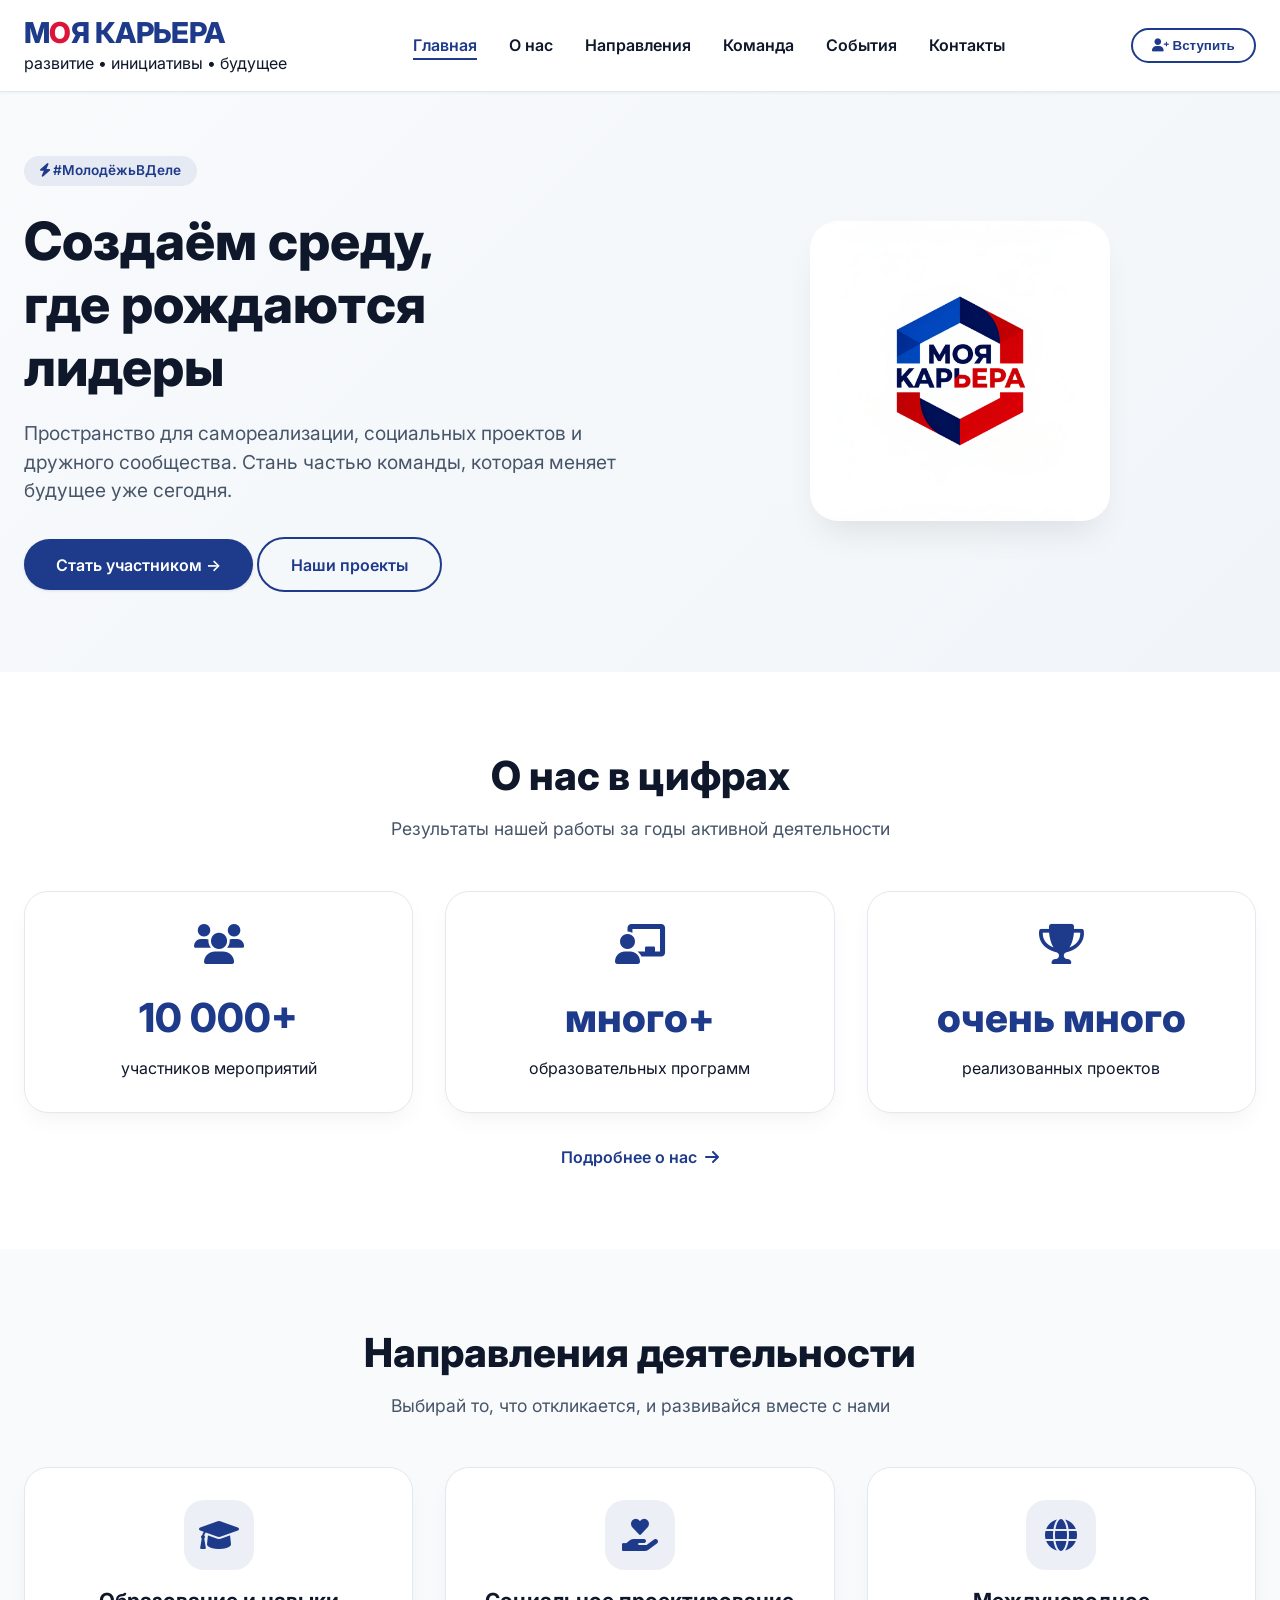
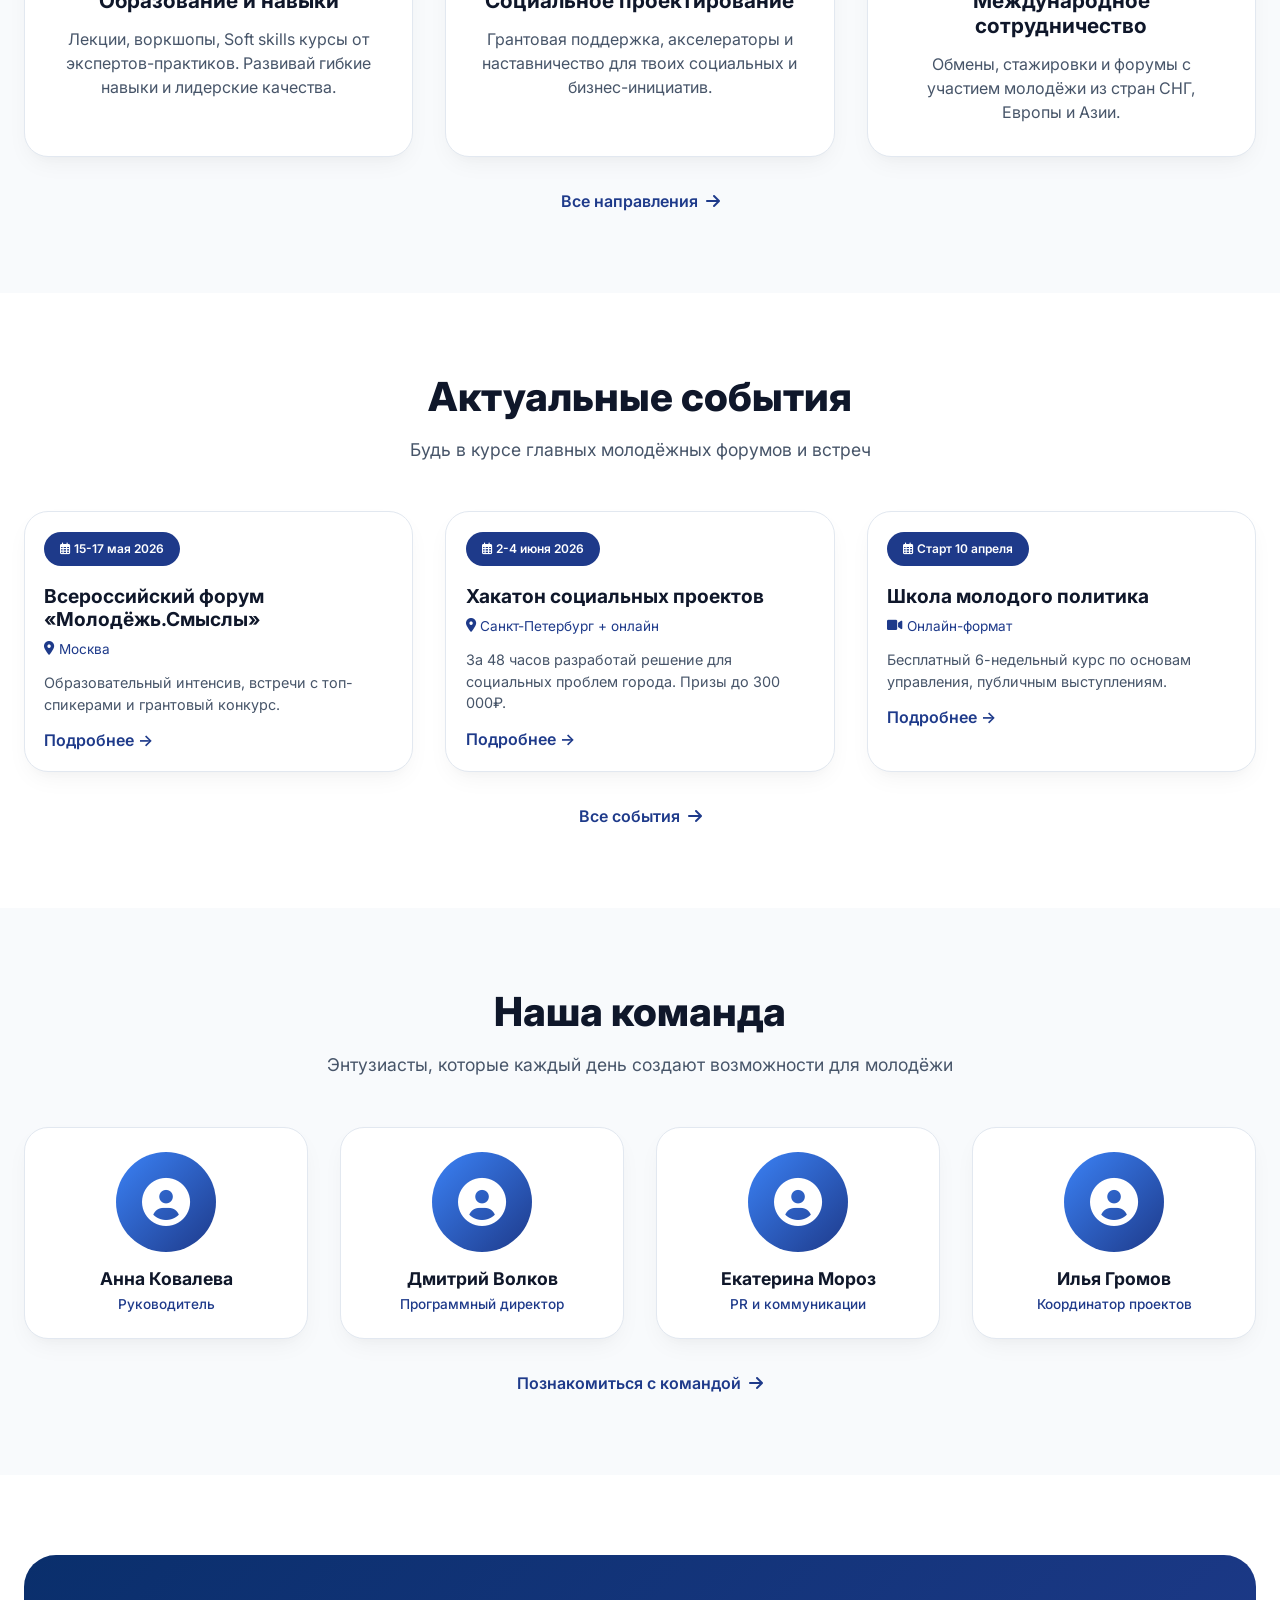
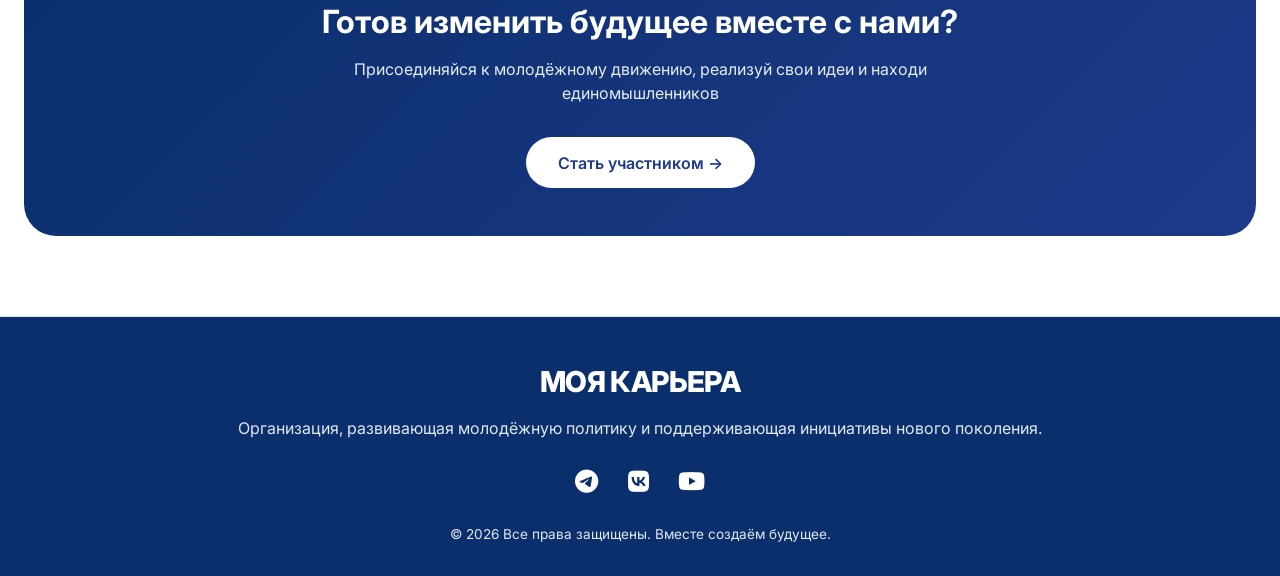
<file: index.html>
<!DOCTYPE html>
<html lang="ru">
<head>
    <meta charset="UTF-8">
    <meta name="viewport" content="width=device-width, initial-scale=1.0">
    <title>Молодёжная политика | Главная</title>
    <link href="https://fonts.googleapis.com/css2?family=Inter:opsz,wght@14..32,300;14..32,400;14..32,600;14..32,700;14..32,800&display=swap" rel="stylesheet">
    <link rel="stylesheet" href="https://cdnjs.cloudflare.com/ajax/libs/font-awesome/6.0.0-beta3/css/all.min.css">
    <link rel="stylesheet" href="styles.css">
<style>
        /* Стили только для главной страницы */
        .hero {
            background: linear-gradient(135deg, #F8FAFC 0%, #F1F5F9 100%);
            padding: 4rem 0 5rem;
        }
        
        .hero-grid {
            display: flex;
            align-items: center;
            gap: 3rem;
            flex-wrap: wrap;
        }
        
        .hero-content {
            flex: 1;
        }
        
        .hero-badge {
            background: var(--primary-soft);
            display: inline-block;
            padding: 0.3rem 1rem;
            border-radius: 40px;
            font-size: 0.85rem;
            font-weight: 600;
            color: var(--primary);
            margin-bottom: 1.5rem;
        }
        
        .hero-content h1 {
            font-size: 3.3rem;
            font-weight: 800;
            margin-bottom: 1.2rem;
            color: var(--dark-text);
        }
        
        .hero-content p {
            font-size: 1.2rem;
            color: var(--gray-text);
            margin-bottom: 2rem;
        }
        
        .hero-image {
            flex: 1;
            text-align: center;
        }
        
        .hero-image svg {
            max-width: 100%;
            width: 380px;
        }
        
        .stats-grid {
            display: grid;
            grid-template-columns: repeat(auto-fit, minmax(240px, 1fr));
            gap: 2rem;
            margin: 2rem 0;
        }
        
        .stat-card {
            background: white;
            border-radius: 24px;
            padding: 2rem;
            text-align: center;
            box-shadow: var(--card-shadow);
            transition: var(--transition);
            border: 1px solid var(--gray-light);
        }
        
        .stat-card:hover {
            transform: translateY(-5px);
            box-shadow: var(--hover-shadow);
            border-color: var(--primary-soft);
        }
        
        .stat-card i {
            font-size: 2.5rem;
            color: var(--primary);
            margin-bottom: 1rem;
        }
        
        .stat-number {
            font-size: 2.5rem;
            font-weight: 800;
            color: var(--primary);
            margin: 0.5rem 0;
        }
        
        .directions-preview-grid {
            display: grid;
            grid-template-columns: repeat(auto-fit, minmax(320px, 1fr));
            gap: 2rem;
            margin-bottom: 2rem;
        }
        
        .direction-preview-card {
            background: white;
            border-radius: 24px;
            padding: 2rem;
            text-align: center;
            box-shadow: var(--card-shadow);
            transition: var(--transition);
            border: 1px solid var(--gray-light);
        }
        
        .direction-preview-card:hover {
            transform: translateY(-5px);
            box-shadow: var(--hover-shadow);
            border-color: var(--primary-soft);
        }
        
        .direction-icon {
            width: 70px;
            height: 70px;
            background: var(--primary-soft);
            border-radius: 20px;
            display: flex;
            align-items: center;
            justify-content: center;
            margin: 0 auto 1.2rem;
        }
        
        .direction-icon i {
            font-size: 2rem;
            color: var(--primary);
        }
        
        .direction-preview-card h3 {
            font-size: 1.3rem;
            margin-bottom: 0.8rem;
            color: var(--dark-text);
        }
        
        .direction-preview-card p {
            color: var(--gray-text);
            line-height: 1.5;
        }
        
        .events-preview-grid {
            display: grid;
            grid-template-columns: repeat(auto-fit, minmax(320px, 1fr));
            gap: 2rem;
            margin-bottom: 2rem;
        }
        
        .event-preview-card {
            background: white;
            border-radius: 24px;
            overflow: hidden;
            box-shadow: var(--card-shadow);
            transition: var(--transition);
            border: 1px solid var(--gray-light);
        }
        
        .event-preview-card:hover {
            transform: translateY(-5px);
            box-shadow: var(--hover-shadow);
        }
        
        .event-preview-date {
            background: var(--primary);
            color: white;
            padding: 0.5rem 1rem;
            display: inline-block;
            border-radius: 20px;
            font-size: 0.75rem;
            font-weight: 600;
            margin: 1.2rem 0 0 1.2rem;
        }
        
        .event-preview-content {
            padding: 1.2rem;
        }
        
        .event-preview-content h3 {
            font-size: 1.2rem;
            margin-bottom: 0.5rem;
            color: var(--dark-text);
        }
        
        .event-preview-location {
            color: var(--primary);
            font-size: 0.85rem;
            margin: 0.5rem 0;
            display: flex;
            align-items: center;
            gap: 0.3rem;
        }
        
        .event-preview-desc {
            color: var(--gray-text);
            font-size: 0.9rem;
            line-height: 1.5;
            margin: 0.8rem 0;
        }
        
        .team-preview-grid {
            display: grid;
            grid-template-columns: repeat(auto-fit, minmax(200px, 1fr));
            gap: 2rem;
            margin-bottom: 2rem;
        }
        
        .team-preview-card {
            background: white;
            border-radius: 24px;
            padding: 1.5rem;
            text-align: center;
            box-shadow: var(--card-shadow);
            transition: var(--transition);
            border: 1px solid var(--gray-light);
        }
        
        .team-preview-card:hover {
            transform: translateY(-5px);
            box-shadow: var(--hover-shadow);
        }
        
        .team-preview-avatar {
            width: 100px;
            height: 100px;
            background: linear-gradient(135deg, var(--primary-light), var(--primary));
            border-radius: 50%;
            display: flex;
            align-items: center;
            justify-content: center;
            margin: 0 auto 1rem;
        }
        
        .team-preview-avatar i {
            font-size: 3rem;
            color: white;
        }
        
        .team-preview-card h4 {
            font-size: 1.1rem;
            margin-bottom: 0.3rem;
            color: var(--dark-text);
        }
        
        .team-preview-card p {
            color: var(--primary);
            font-size: 0.85rem;
            font-weight: 500;
        }
        
        .cta-card {
            background: linear-gradient(135deg, var(--primary-dark), var(--primary));
            border-radius: 32px;
            padding: 3rem;
            text-align: center;
            color: white;
        }
        
        .cta-card h2 {
            font-size: 2rem;
            margin-bottom: 1rem;
            color: white;
        }
        
        .cta-card p {
            margin-bottom: 2rem;
            opacity: 0.9;
            max-width: 600px;
            margin-left: auto;
            margin-right: auto;
            color: white;
        }
        
        .cta-card .btn-primary {
            background: white;
            color: var(--primary);
            box-shadow: none;
        }
        
        .cta-card .btn-primary:hover {
            background: var(--primary-light);
            color: white;
        }
        
        @media (max-width: 800px) {
            .hero-content h1 {
                font-size: 2.3rem;
            }
            .hero-grid {
                flex-direction: column;
                text-align: center;
            }
            .hero-content p {
                max-width: 100%;
            }
            .btn-group {
                justify-content: center;
            }
            .cta-card {
                padding: 2rem;
            }
            .cta-card h2 {
                font-size: 1.5rem;
            }
        }
    </style>
</head>
<body>

<header>
    <div class="container">
        <div class="navbar">
            <div class="logo">
                <h1>М<span class="red-letter">О</span>Я КАРЬЕРА</h1>
                <span>развитие • инициативы • будущее</span>
            </div>
            <ul class="nav-links">
                <li><a href="index.html">Главная</a></li>
                <li><a href="about.html">О нас</a></li>
                <li><a href="directions.html">Направления</a></li>
                <li><a href="team.html">Команда</a></li>
                <li><a href="events.html">События</a></li>
                <li><a href="contacts.html">Контакты</a></li>
            </ul>
            <button class="btn-outline" onclick="alert('Присоединяйся к движению! ✨')">
                <i class="fas fa-user-plus"></i> Вступить
            </button>
        </div>
    </div>
</header>

<main>
    <!-- Hero секция -->
    <section class="hero">
        <div class="container hero-grid">
            <div class="hero-content">
                <div class="hero-badge"><i class="fas fa-bolt"></i> #МолодёжьВДеле</div>
                <h1>Создаём среду,<br>где рождаются лидеры</h1>
                <p>Пространство для самореализации, социальных проектов и дружного сообщества. Стань частью команды, которая меняет будущее уже сегодня.</p>
                <div class="btn-group">
                    <a href="contacts.html" class="btn-primary">Стать участником →</a>
                    <a href="events.html" class="btn-secondary">Наши проекты</a>
                </div>
            </div>
          <!-- Фото в папке images -->
<div class="hero-image">
    <img src="images/logo.jpg" 
         alt="Молодёжное сообщество" 
         style="max-width: 100%; width: 300px; height: auto; 
                border-radius: 28px; 
                box-shadow: 0 20px 35px -12px rgba(0, 0, 0, 0.1);">
</div>
        </div>
    </section>

    <!-- Статистика в карточках -->
    <section>
        <div class="container">
            <h2 class="section-title">О нас в цифрах</h2>
            <p class="section-subtitle">Результаты нашей работы за годы активной деятельности</p>
            <div class="stats-grid">
                <div class="stat-card">
                    <i class="fas fa-users"></i>
                    <div class="stat-number">10 000+</div>
                    <p>участников мероприятий</p>
                </div>
                <div class="stat-card">
                    <i class="fas fa-chalkboard-user"></i>
                    <div class="stat-number">много+</div>
                    <p>образовательных программ</p>
                </div>
              
                <div class="stat-card">
                    <i class="fas fa-trophy"></i>
                    <div class="stat-number">очень много</div>
                    <p>реализованных проектов</p>
                </div>
            </div>
            <div style="text-align: center;">
                <a href="about.html" class="btn-link">Подробнее о нас <i class="fas fa-arrow-right"></i></a>
            </div>
        </div>
    </section>

    <!-- Направления в карточках -->
    <section class="section-gray">
        <div class="container">
            <h2 class="section-title">Направления деятельности</h2>
            <p class="section-subtitle">Выбирай то, что откликается, и развивайся вместе с нами</p>
            <div class="directions-preview-grid">
                <div class="direction-preview-card">
                    <div class="direction-icon"><i class="fas fa-graduation-cap"></i></div>
                    <h3>Образование и навыки</h3>
                    <p>Лекции, воркшопы, Soft skills курсы от экспертов-практиков. Развивай гибкие навыки и лидерские качества.</p>
                </div>
                <div class="direction-preview-card">
                    <div class="direction-icon"><i class="fas fa-hand-holding-heart"></i></div>
                    <h3>Социальное проектирование</h3>
                    <p>Грантовая поддержка, акселераторы и наставничество для твоих социальных и бизнес-инициатив.</p>
                </div>
                <div class="direction-preview-card">
                    <div class="direction-icon"><i class="fas fa-globe"></i></div>
                    <h3>Международное сотрудничество</h3>
                    <p>Обмены, стажировки и форумы с участием молодёжи из стран СНГ, Европы и Азии.</p>
                </div>
            </div>
            <div style="text-align: center;">
                <a href="directions.html" class="btn-link">Все направления <i class="fas fa-arrow-right"></i></a>
            </div>
        </div>
    </section>

    <!-- События в карточках -->
    <section>
        <div class="container">
            <h2 class="section-title">Актуальные события</h2>
            <p class="section-subtitle">Будь в курсе главных молодёжных форумов и встреч</p>
            <div class="events-preview-grid">
                <div class="event-preview-card">
                    <div class="event-preview-date"><i class="far fa-calendar-alt"></i> 15-17 мая 2026</div>
                    <div class="event-preview-content">
                        <h3>Всероссийский форум «Молодёжь.Смыслы»</h3>
                        <div class="event-preview-location"><i class="fas fa-map-marker-alt"></i> Москва</div>
                        <div class="event-preview-desc">Образовательный интенсив, встречи с топ-спикерами и грантовый конкурс.</div>
                        <a href="events.html" class="btn-link">Подробнее →</a>
                    </div>
                </div>
                <div class="event-preview-card">
                    <div class="event-preview-date"><i class="far fa-calendar-alt"></i> 2-4 июня 2026</div>
                    <div class="event-preview-content">
                        <h3>Хакатон социальных проектов</h3>
                        <div class="event-preview-location"><i class="fas fa-map-marker-alt"></i> Санкт-Петербург + онлайн</div>
                        <div class="event-preview-desc">За 48 часов разработай решение для социальных проблем города. Призы до 300 000₽.</div>
                        <a href="events.html" class="btn-link">Подробнее →</a>
                    </div>
                </div>
                <div class="event-preview-card">
                    <div class="event-preview-date"><i class="far fa-calendar-alt"></i> Старт 10 апреля</div>
                    <div class="event-preview-content">
                        <h3>Школа молодого политика</h3>
                        <div class="event-preview-location"><i class="fas fa-video"></i> Онлайн-формат</div>
                        <div class="event-preview-desc">Бесплатный 6-недельный курс по основам управления, публичным выступлениям.</div>
                        <a href="events.html" class="btn-link">Подробнее →</a>
                    </div>
                </div>
            </div>
            <div style="text-align: center;">
                <a href="events.html" class="btn-link">Все события <i class="fas fa-arrow-right"></i></a>
            </div>
        </div>
    </section>

    <!-- Команда в карточках -->
    <section class="section-gray">
        <div class="container">
            <h2 class="section-title">Наша команда</h2>
            <p class="section-subtitle">Энтузиасты, которые каждый день создают возможности для молодёжи</p>
            <div class="team-preview-grid">
                <div class="team-preview-card">
                    <div class="team-preview-avatar"><i class="fas fa-user-circle"></i></div>
                    <h4>Анна Ковалева</h4>
                    <p>Руководитель</p>
                </div>
                <div class="team-preview-card">
                    <div class="team-preview-avatar"><i class="fas fa-user-circle"></i></div>
                    <h4>Дмитрий Волков</h4>
                    <p>Программный директор</p>
                </div>
                <div class="team-preview-card">
                    <div class="team-preview-avatar"><i class="fas fa-user-circle"></i></div>
                    <h4>Екатерина Мороз</h4>
                    <p>PR и коммуникации</p>
                </div>
                <div class="team-preview-card">
                    <div class="team-preview-avatar"><i class="fas fa-user-circle"></i></div>
                    <h4>Илья Громов</h4>
                    <p>Координатор проектов</p>
                </div>
            </div>
            <div style="text-align: center;">
                <a href="team.html" class="btn-link">Познакомиться с командой <i class="fas fa-arrow-right"></i></a>
            </div>
        </div>
    </section>

    <!-- Призыв к действию в карточке -->
    <section>
        <div class="container">
            <div class="cta-card">
                <h2>Готов изменить будущее вместе с нами?</h2>
                <p>Присоединяйся к молодёжному движению, реализуй свои идеи и находи единомышленников</p>
                <a href="contacts.html" class="btn-primary">Стать участником →</a>
            </div>
        </div>
    </section>
</main>

<footer class="footer">
    <div class="container">
        <div class="logo">
            <h1>МОЯ КАРЬЕРА</h1>
        </div>
        <p>Организация, развивающая молодёжную политику и поддерживающая инициативы нового поколения.</p>
        <div class="social-links" style="margin: 1.5rem 0;">
           <a href="https://t.me/minmolkchr_09"><i class="fab fa-telegram"></i></a>
            <a href="#"><i class="fab fa-vk"></i></a>
            <a href="#"><i class="fab fa-youtube"></i></a>
        </div>
        <p style="font-size: 0.85rem;">© 2026 Все права защищены. Вместе создаём будущее.</p>
    </div>
</footer>
<script>
    // Автоматическое выделение активного пункта меню
    const currentPage = window.location.pathname.split("/").pop();
    const links = document.querySelectorAll('.nav-links a');
    
    links.forEach(link => {
        const linkPage = link.getAttribute('href');
        if (linkPage === currentPage || 
            (currentPage === "" && linkPage === "index.html")) {
            link.classList.add('active');
        }
    });
</script>
<script>
    // 1. Гамбургер-меню
    const menuToggle = document.getElementById('menuToggle');
    const navLinks = document.querySelector('.nav-links');
    
    if (menuToggle) {
        menuToggle.addEventListener('click', () => {
            navLinks.classList.toggle('show');
        });
        
        // Закрыть меню при клике на ссылку
        const links = document.querySelectorAll('.nav-links a');
        links.forEach(link => {
            link.addEventListener('click', () => {
                navLinks.classList.remove('show');
            });
        });
    }
    
    // 2. Скрытие меню при прокрутке на мобильных
    let lastScrollTop = 0;
    const header = document.querySelector('header');
    const scrollThreshold = 50;
    
    window.addEventListener('scroll', function() {
        if (window.innerWidth <= 768) {
            let currentScroll = window.pageYOffset || document.documentElement.scrollTop;
            
            if (currentScroll > lastScrollTop && currentScroll > scrollThreshold) {
                // Прокрутка вниз - скрываем меню
                header.style.transform = 'translateY(-100%)';
                header.style.transition = 'transform 0.3s ease';
                
                // Если открыто гамбургер-меню, закрываем его
                if (navLinks.classList.contains('show')) {
                    navLinks.classList.remove('show');
                }
            } else {
                // Прокрутка вверх - показываем меню
                header.style.transform = 'translateY(0)';
            }
            
            lastScrollTop = currentScroll <= 0 ? 0 : currentScroll;
        } else {
            header.style.transform = 'translateY(0)';
        }
    });
    
    // При изменении размера окна
    window.addEventListener('resize', function() {
        if (window.innerWidth > 768) {
            header.style.transform = 'translateY(0)';
        }
    });
</script>
</body>
</html>
</file>
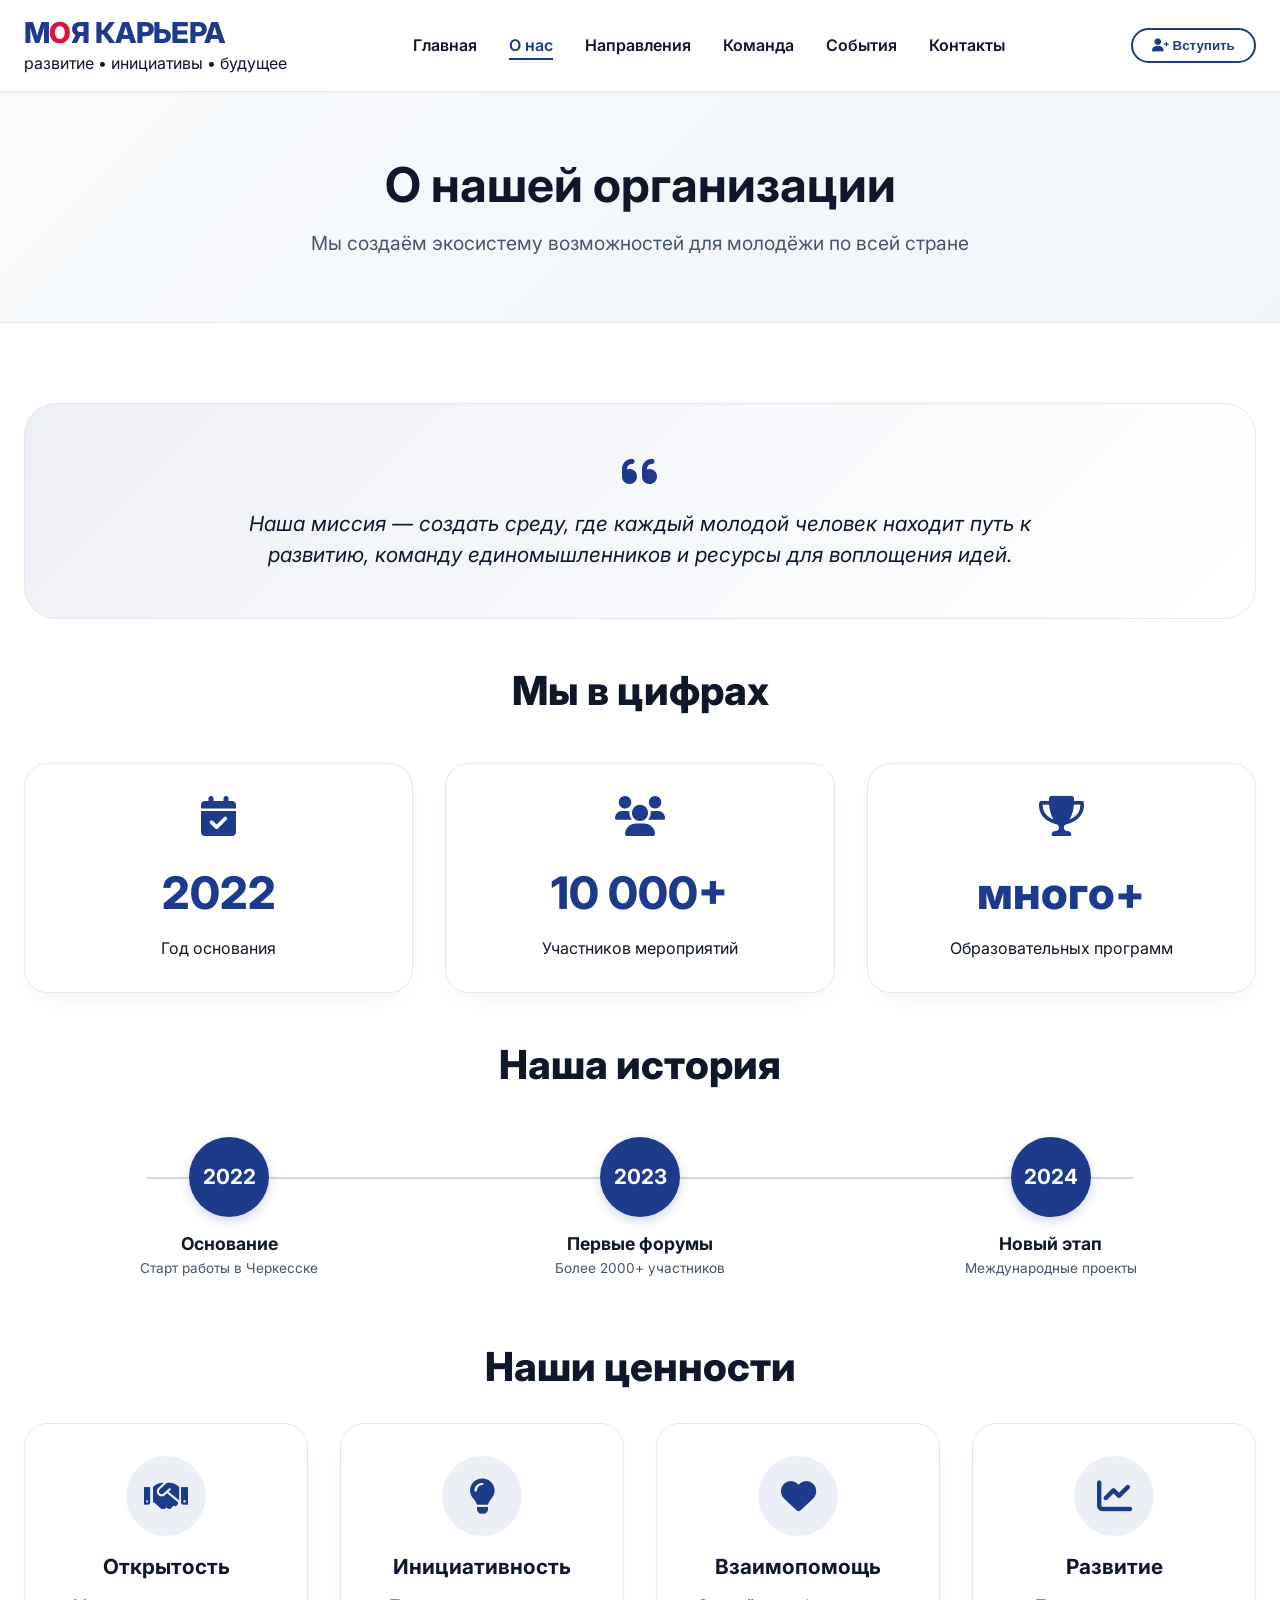
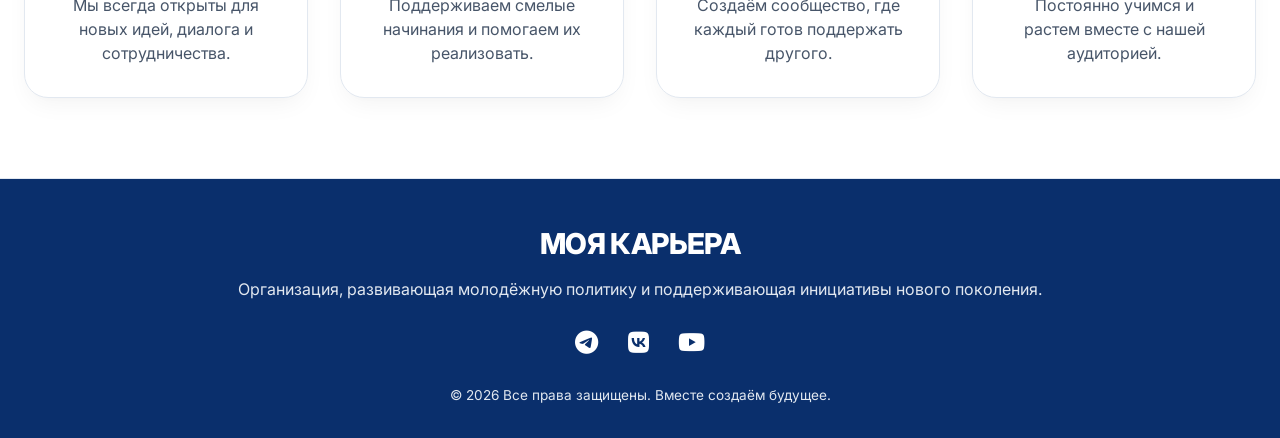
<file: about.html>
<!DOCTYPE html>
<html lang="ru">
<head>
    <meta charset="UTF-8">
    <meta name="viewport" content="width=device-width, initial-scale=1.0">
    <title>О нас | Молодёжная политика</title>
    <link href="https://fonts.googleapis.com/css2?family=Inter:opsz,wght@14..32,300;14..32,400;14..32,600;14..32,700;14..32,800&display=swap" rel="stylesheet">
    <link rel="stylesheet" href="https://cdnjs.cloudflare.com/ajax/libs/font-awesome/6.0.0-beta3/css/all.min.css">
    <link rel="stylesheet" href="styles.css">
   <style>
        .mission-card {
            background: linear-gradient(135deg, var(--primary-soft), white);
            border-radius: 32px;
            padding: 3rem;
            text-align: center;
            margin-bottom: 3rem;
            border: 1px solid var(--gray-light);
        }
        
        .mission-card i {
            font-size: 2.5rem;
            color: var(--primary);
            margin-bottom: 1rem;
        }
        
        .mission-card p {
            font-size: 1.3rem;
            font-style: italic;
            max-width: 800px;
            margin: 0 auto;
            color: var(--dark-text);
        }
        
        .stats-grid {
            display: grid;
            grid-template-columns: repeat(auto-fit, minmax(240px, 1fr));
            gap: 2rem;
            margin: 3rem 0;
        }
        
        .stat-card {
            background: white;
            border-radius: 24px;
            padding: 2rem;
            text-align: center;
            box-shadow: var(--card-shadow);
            transition: var(--transition);
            border: 1px solid var(--gray-light);
        }
        
        .stat-card:hover {
            transform: translateY(-8px);
            box-shadow: var(--hover-shadow);
            border-color: var(--primary-soft);
        }
        
        .stat-card i {
            font-size: 2.5rem;
            color: var(--primary);
            margin-bottom: 1rem;
        }
        
        .stat-number {
            font-size: 2.8rem;
            font-weight: 800;
            color: var(--primary);
            margin: 0.5rem 0;
        }
        
        .values-grid {
            display: grid;
            grid-template-columns: repeat(auto-fit, minmax(260px, 1fr));
            gap: 2rem;
            margin-top: 2rem;
        }
        
        .value-card {
            background: white;
            border-radius: 24px;
            padding: 2rem;
            text-align: center;
            box-shadow: var(--card-shadow);
            transition: var(--transition);
            border: 1px solid var(--gray-light);
        }
        
        .value-card:hover {
            transform: translateY(-5px);
            box-shadow: var(--hover-shadow);
            border-color: var(--primary-soft);
        }
        
        .value-icon {
            width: 80px;
            height: 80px;
            background: var(--primary-soft);
            border-radius: 50%;
            display: flex;
            align-items: center;
            justify-content: center;
            margin: 0 auto 1.2rem;
        }
        
        .value-icon i {
            font-size: 2.2rem;
            color: var(--primary);
        }
        
        .value-card h3 {
            font-size: 1.3rem;
            margin-bottom: 0.8rem;
            color: var(--dark-text);
        }
        
        .value-card p {
            color: var(--gray-text);
            line-height: 1.5;
        }
        
        .timeline {
            display: flex;
            flex-wrap: wrap;
            justify-content: space-between;
            margin-top: 3rem;
            position: relative;
        }
        
        .timeline::before {
            content: '';
            position: absolute;
            top: 40px;
            left: 10%;
            right: 10%;
            height: 2px;
            background: var(--primary);
            opacity: 0.2;
        }
        
        .timeline-item {
            text-align: center;
            flex: 1;
            min-width: 120px;
            position: relative;
            z-index: 1;
        }
        
        .timeline-year {
            width: 80px;
            height: 80px;
            background: var(--primary);
            color: white;
            border-radius: 50%;
            display: flex;
            align-items: center;
            justify-content: center;
            font-size: 1.3rem;
            font-weight: 700;
            margin: 0 auto 1rem;
            box-shadow: 0 4px 12px rgba(30, 58, 138, 0.2);
        }
        
        .timeline-item h4 {
            font-size: 1.1rem;
            margin-bottom: 0.3rem;
            color: var(--dark-text);
        }
        
        .timeline-item p {
            color: var(--gray-text);
            font-size: 0.85rem;
        }
        
        @media (max-width: 800px) {
            .timeline::before {
                display: none;
            }
            .timeline {
                flex-direction: column;
                gap: 1.5rem;
            }
            .mission-card p {
                font-size: 1.1rem;
            }
        }
    </style>
</head>
<body>

<header>
    <div class="container">
        <div class="navbar">
            <div class="logo">
                <h1>М<span class="red-letter">О</span>Я КАРЬЕРА</h1>
                <span>развитие • инициативы • будущее</span>
            </div>
            <ul class="nav-links">
                <li><a href="index.html">Главная</a></li>
                <li><a href="about.html">О нас</a></li>
                <li><a href="directions.html">Направления</a></li>
                <li><a href="team.html">Команда</a></li>
                <li><a href="events.html">События</a></li>
                <li><a href="contacts.html">Контакты</a></li>
            </ul>
            <button class="btn-outline" onclick="alert('Присоединяйся к движению! ✨')">
                <i class="fas fa-user-plus"></i> Вступить
            </button>
        </div>
    </div>
</header>

<main>
    <div class="page-header">
        <div class="container">
            <h1>О нашей организации</h1>
            <p>Мы создаём экосистему возможностей для молодёжи по всей стране</p>
        </div>
    </div>

    <section>
        <div class="container">
            <!-- Карточка миссии -->
            <div class="mission-card">
                <i class="fas fa-quote-left"></i>
                <p>Наша миссия — создать среду, где каждый молодой человек находит путь к развитию, команду единомышленников и ресурсы для воплощения идей.</p>
            </div>

            <!-- Статистика в карточках -->
            <h2 class="section-title">Мы в цифрах</h2>
            <div class="stats-grid">
                <div class="stat-card">
                    <i class="fas fa-calendar-check"></i>
                    <div class="stat-number">2022</div>
                    <p>Год основания</p>
                </div>
                <div class="stat-card">
                    <i class="fas fa-users"></i>
                    <div class="stat-number">10 000+</div>
                    <p>Участников мероприятий</p>
                </div>
                <div class="stat-card">
                    <i class="fas fa-trophy"></i>
                    <div class="stat-number">много+</div>
                    <p>Образовательных программ</p>
                </div>
            </div>

            <!-- История в карточках таймлайн -->
            <h2 class="section-title">Наша история</h2>
            <div class="timeline">
                <div class="timeline-item">
                    <div class="timeline-year">2022</div>
                    <h4>Основание</h4>
                    <p>Старт работы в Черкесске</p>
                </div>
                <div class="timeline-item">
                    <div class="timeline-year">2023</div>
                    <h4>Первые форумы</h4>
                    <p>Более 2000+ участников</p>
                </div>
                
                <div class="timeline-item">
                    <div class="timeline-year">2024</div>
                    <h4>Новый этап</h4>
                    <p>Международные проекты</p>
                </div>
            </div>

            <!-- Ценности в карточках -->
            <h2 class="section-title" style="margin-top: 4rem;">Наши ценности</h2>
            <div class="values-grid">
                <div class="value-card">
                    <div class="value-icon"><i class="fas fa-handshake"></i></div>
                    <h3>Открытость</h3>
                    <p>Мы всегда открыты для новых идей, диалога и сотрудничества.</p>
                </div>
                <div class="value-card">
                    <div class="value-icon"><i class="fas fa-lightbulb"></i></div>
                    <h3>Инициативность</h3>
                    <p>Поддерживаем смелые начинания и помогаем их реализовать.</p>
                </div>
                <div class="value-card">
                    <div class="value-icon"><i class="fas fa-heart"></i></div>
                    <h3>Взаимопомощь</h3>
                    <p>Создаём сообщество, где каждый готов поддержать другого.</p>
                </div>
                <div class="value-card">
                    <div class="value-icon"><i class="fas fa-chart-line"></i></div>
                    <h3>Развитие</h3>
                    <p>Постоянно учимся и растем вместе с нашей аудиторией.</p>
                </div>
            </div>
        </div>
    </section>
</main>

<footer class="footer">
    <div class="container">
        <div class="logo">
            <h1>МОЯ КАРЬЕРА</h1>
        </div>
        <p>Организация, развивающая молодёжную политику и поддерживающая инициативы нового поколения.</p>
        <div class="social-links" style="margin: 1.5rem 0;">
           <a href="https://t.me/minmolkchr_09"><i class="fab fa-telegram"></i></a>
            <a href="#"><i class="fab fa-vk"></i></a>
            <a href="#"><i class="fab fa-youtube"></i></a>
        </div>
        <p style="font-size: 0.85rem;">© 2026 Все права защищены. Вместе создаём будущее.</p>
    </div>
</footer>
<script>
    // Автоматическое выделение активного пункта меню
    const currentPage = window.location.pathname.split("/").pop();
    const links = document.querySelectorAll('.nav-links a');
    
    links.forEach(link => {
        const linkPage = link.getAttribute('href');
        if (linkPage === currentPage || 
            (currentPage === "" && linkPage === "index.html")) {
            link.classList.add('active');
        }
    });
</script>
<script>
    // 1. Гамбургер-меню
    const menuToggle = document.getElementById('menuToggle');
    const navLinks = document.querySelector('.nav-links');
    
    if (menuToggle) {
        menuToggle.addEventListener('click', () => {
            navLinks.classList.toggle('show');
        });
        
        // Закрыть меню при клике на ссылку
        const links = document.querySelectorAll('.nav-links a');
        links.forEach(link => {
            link.addEventListener('click', () => {
                navLinks.classList.remove('show');
            });
        });
    }
    
    // 2. Скрытие меню при прокрутке на мобильных
    let lastScrollTop = 0;
    const header = document.querySelector('header');
    const scrollThreshold = 50;
    
    window.addEventListener('scroll', function() {
        if (window.innerWidth <= 768) {
            let currentScroll = window.pageYOffset || document.documentElement.scrollTop;
            
            if (currentScroll > lastScrollTop && currentScroll > scrollThreshold) {
                // Прокрутка вниз - скрываем меню
                header.style.transform = 'translateY(-100%)';
                header.style.transition = 'transform 0.3s ease';
                
                // Если открыто гамбургер-меню, закрываем его
                if (navLinks.classList.contains('show')) {
                    navLinks.classList.remove('show');
                }
            } else {
                // Прокрутка вверх - показываем меню
                header.style.transform = 'translateY(0)';
            }
            
            lastScrollTop = currentScroll <= 0 ? 0 : currentScroll;
        } else {
            header.style.transform = 'translateY(0)';
        }
    });
    
    // При изменении размера окна
    window.addEventListener('resize', function() {
        if (window.innerWidth > 768) {
            header.style.transform = 'translateY(0)';
        }
    });
</script>
</body>
</html>
</file>
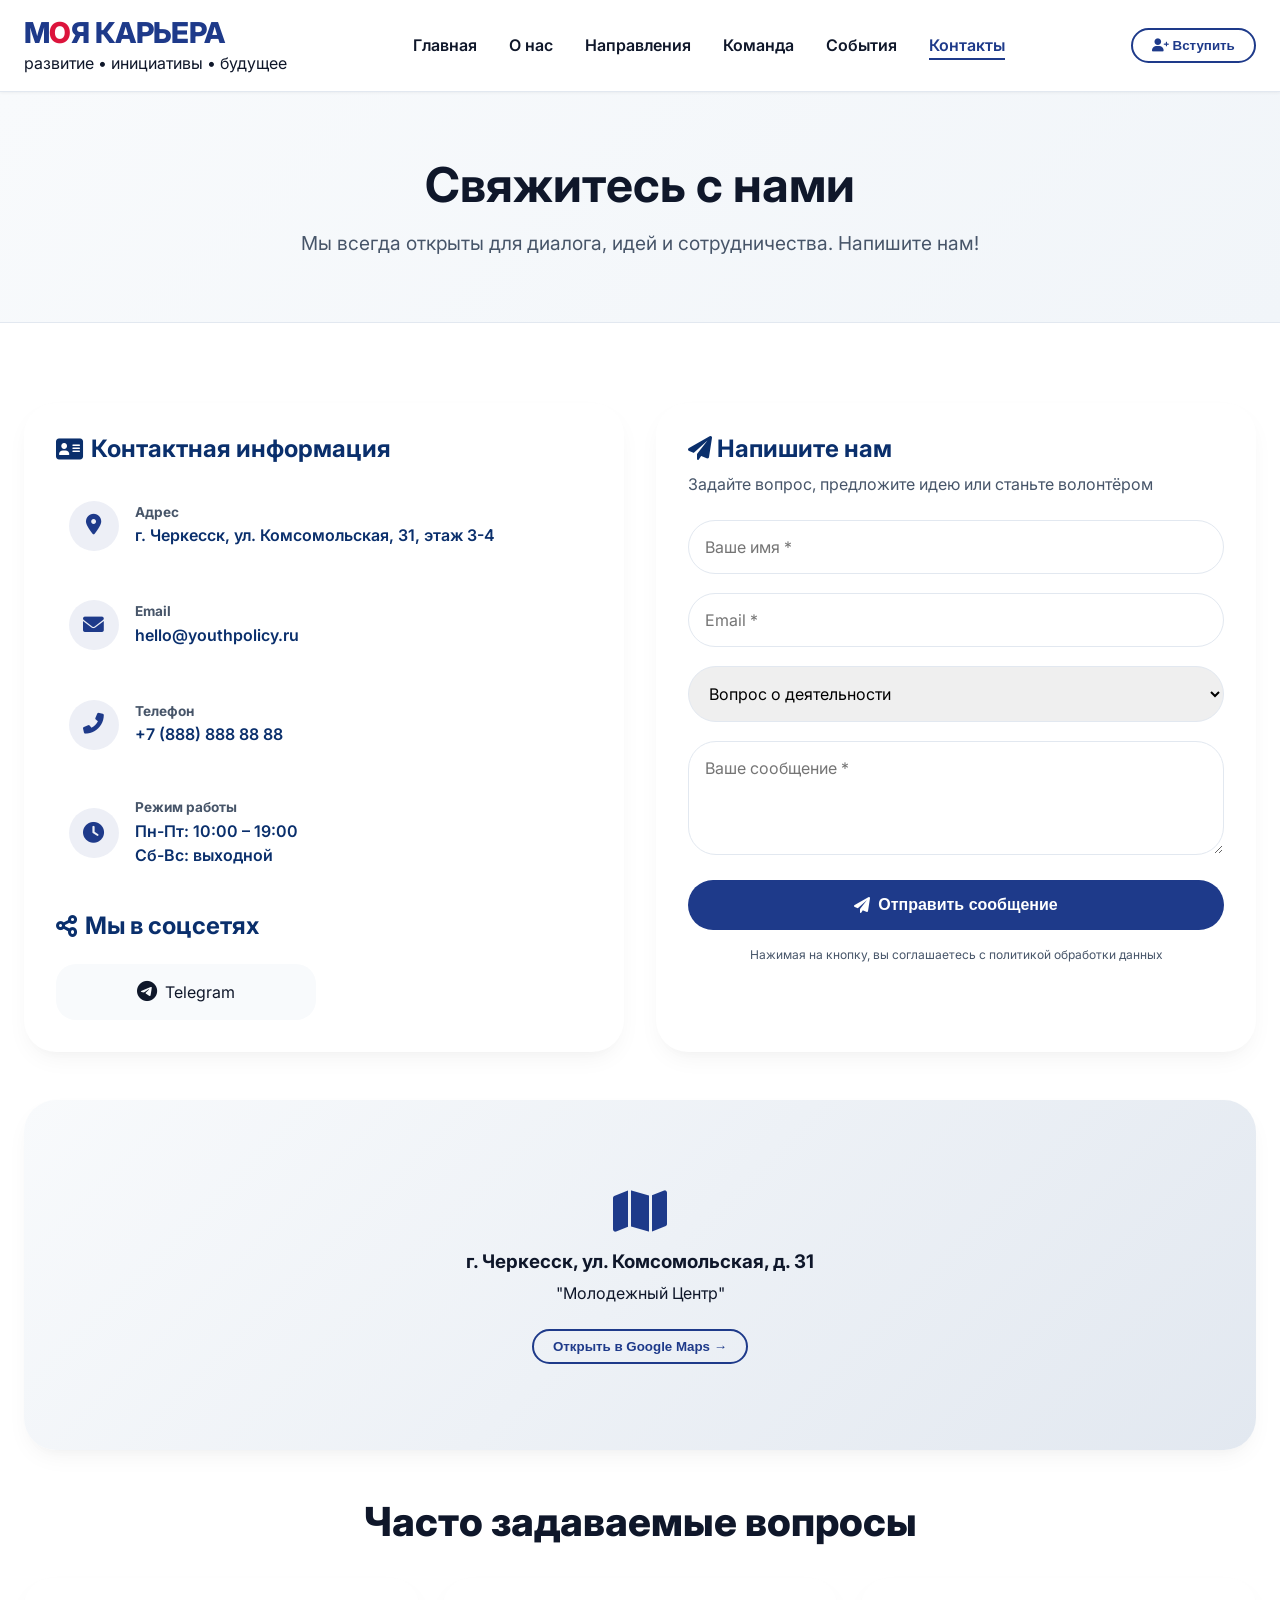
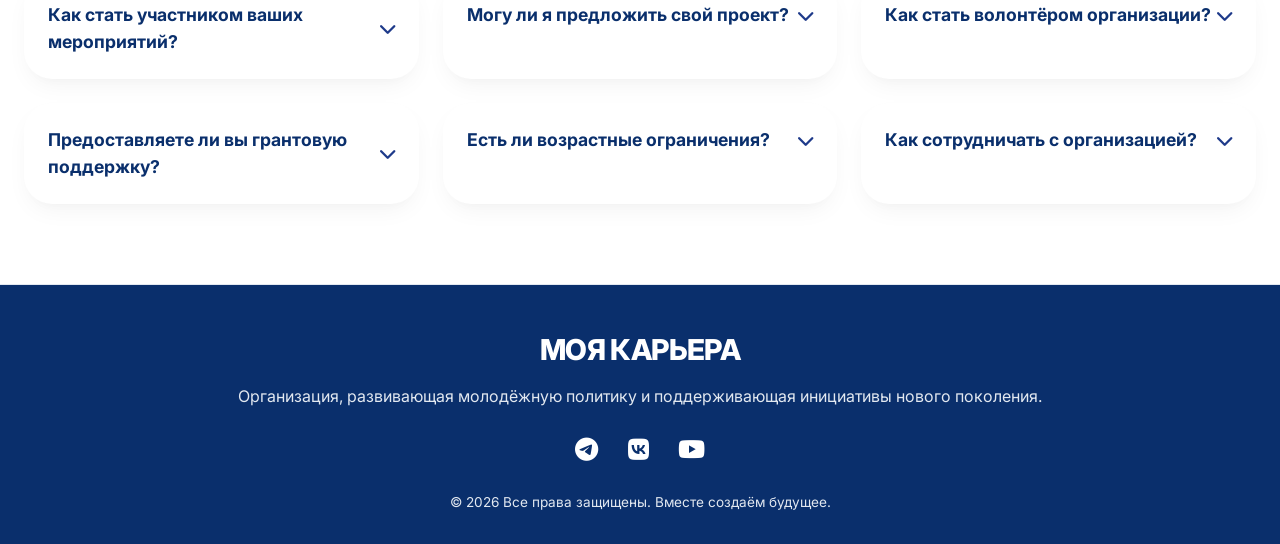
<file: contacts.html>
<!DOCTYPE html>
<html lang="ru">
<head>
    <meta charset="UTF-8">
    <meta name="viewport" content="width=device-width, initial-scale=1.0">
    <title>Контакты | Молодёжная политика</title>
    <link href="https://fonts.googleapis.com/css2?family=Inter:opsz,wght@14..32,300;14..32,400;14..32,600;14..32,700;14..32,800&display=swap" rel="stylesheet">
    <link rel="stylesheet" href="https://cdnjs.cloudflare.com/ajax/libs/font-awesome/6.0.0-beta3/css/all.min.css">
    <link rel="stylesheet" href="styles.css">
    <style>
        /* Стили для страницы контактов */
        .contacts-grid {
            display: grid;
            grid-template-columns: 1fr 1fr;
            gap: 2rem;
            margin-bottom: 3rem;
        }
        
        /* Карточка контактной информации */
        .contact-info-card {
            background: white;
            border-radius: 32px;
            padding: 2rem;
            box-shadow: var(--card-shadow);
        }
        
        .contact-info-card h3 {
            font-size: 1.5rem;
            margin-bottom: 1.5rem;
            color: var(--primary-dark);
            display: flex;
            align-items: center;
            gap: 0.5rem;
        }
        
        .contact-detail {
            display: flex;
            align-items: center;
            gap: 1rem;
            margin-bottom: 1.5rem;
            padding: 0.8rem;
            border-radius: 20px;
            transition: var(--transition);
        }
        
        .contact-detail:hover {
            background: var(--gray-bg);
            transform: translateX(5px);
        }
        
        .contact-icon {
            width: 50px;
            height: 50px;
            background: var(--primary-soft);
            border-radius: 50%;
            display: flex;
            align-items: center;
            justify-content: center;
            font-size: 1.3rem;
            color: var(--primary);
        }
        
        .contact-text h4 {
            font-size: 0.85rem;
            color: var(--gray-text);
            margin-bottom: 0.2rem;
        }
        
        .contact-text p, .contact-text a {
            font-size: 1rem;
            font-weight: 600;
            color: var(--primary-dark);
            text-decoration: none;
        }
        
        .contact-text a:hover {
            color: var(--primary);
        }
        
        /* Социальные сети в карточках */
        .social-grid {
            display: grid;
            grid-template-columns: repeat(2, 1fr);
            gap: 1rem;
            margin-top: 1.5rem;
        }
        
        .social-item {
            background: var(--gray-bg);
            padding: 1rem;
            border-radius: 20px;
            text-align: center;
            transition: var(--transition);
            text-decoration: none;
            color: var(--dark-text);
            display: flex;
            align-items: center;
            justify-content: center;
            gap: 0.5rem;
        }
        
        .social-item:hover {
            background: var(--primary);
            color: white;
            transform: translateY(-3px);
        }
        
        .social-item i {
            font-size: 1.3rem;
        }
        
        /* Карточка формы */
        .form-card {
            background: white;
            border-radius: 32px;
            padding: 2rem;
            box-shadow: var(--card-shadow);
        }
        
        .form-card h3 {
            font-size: 1.5rem;
            margin-bottom: 0.5rem;
            color: var(--primary-dark);
        }
        
        .form-card > p {
            color: var(--gray-text);
            margin-bottom: 1.5rem;
        }
        
        .form-group {
            margin-bottom: 1.2rem;
        }
        
        input, select, textarea {
            width: 100%;
            padding: 1rem;
            border-radius: 28px;
            border: 1px solid var(--gray-light);
            font-family: inherit;
            transition: var(--transition);
            font-size: 1rem;
        }
        
        input:focus, select:focus, textarea:focus {
            outline: none;
            border-color: var(--primary);
            box-shadow: 0 0 0 3px var(--primary-soft);
        }
        
        .btn-submit {
            background: var(--primary);
            color: white;
            border: none;
            padding: 1rem;
            border-radius: 60px;
            font-weight: 700;
            font-size: 1rem;
            cursor: pointer;
            transition: var(--transition);
            width: 100%;
            display: flex;
            align-items: center;
            justify-content: center;
            gap: 0.5rem;
        }
        
        .btn-submit:hover {
            background: var(--primary-light);
            transform: translateY(-2px);
        }
        
        /* Карточка карты */
        .map-card {
            background: white;
            border-radius: 32px;
            overflow: hidden;
            box-shadow: var(--card-shadow);
            margin-bottom: 3rem;
        }
        
        .map-container {
            height: 350px;
            background: linear-gradient(135deg, var(--gray-bg), var(--gray-light));
            display: flex;
            align-items: center;
            justify-content: center;
            text-align: center;
        }
        
        .map-container i {
            font-size: 3rem;
            color: var(--primary);
            margin-bottom: 1rem;
        }
        
        /* FAQ в карточках */
        .faq-grid {
            display: grid;
            grid-template-columns: repeat(auto-fit, minmax(350px, 1fr));
            gap: 1.5rem;
            margin-top: 2rem;
        }
        
        .faq-card {
            background: white;
            border-radius: 28px;
            padding: 1.5rem;
            box-shadow: var(--card-shadow);
            transition: var(--transition);
            cursor: pointer;
        }
        
        .faq-card:hover {
            transform: translateY(-3px);
            box-shadow: var(--hover-shadow);
        }
        
        .faq-question {
            font-weight: 700;
            font-size: 1.1rem;
            color: var(--primary-dark);
            display: flex;
            justify-content: space-between;
            align-items: center;
        }
        
        .faq-question i {
            color: var(--primary);
            transition: transform 0.3s;
        }
        
        .faq-card.active .faq-question i {
            transform: rotate(180deg);
        }
        
        .faq-answer {
            color: var(--gray-text);
            line-height: 1.5;
            max-height: 0;
            overflow: hidden;
            transition: max-height 0.3s ease;
        }
        
        .faq-card.active .faq-answer {
            max-height: 200px;
            margin-top: 1rem;
        }
        
        @media (max-width: 900px) {
            .contacts-grid {
                grid-template-columns: 1fr;
            }
            .social-grid {
                grid-template-columns: repeat(2, 1fr);
            }
            .faq-grid {
                grid-template-columns: 1fr;
            }
        }
        
        @media (max-width: 500px) {
            .social-grid {
                grid-template-columns: 1fr;
            }
        }
    </style>
</head>
<body>

<header>
    <div class="container">
        <div class="navbar">
            <div class="logo">
                <h1>М<span class="red-letter">О</span>Я КАРЬЕРА</h1>
                <span>развитие • инициативы • будущее</span>
            </div>
            <ul class="nav-links">
                <li><a href="index.html">Главная</a></li>
                <li><a href="about.html">О нас</a></li>
                <li><a href="directions.html">Направления</a></li>
                <li><a href="team.html">Команда</a></li>
                <li><a href="events.html">События</a></li>
                <li><a href="contacts.html">Контакты</a></li>
            </ul>
            <button class="btn-outline" onclick="alert('Присоединяйся к движению! ✨')">
                <i class="fas fa-user-plus"></i> Вступить
            </button>
        </div>
    </div>
</header>
<main>
    <div class="page-header">
        <div class="container">
            <h1>Свяжитесь с нами</h1>
            <p>Мы всегда открыты для диалога, идей и сотрудничества. Напишите нам!</p>
        </div>
    </div>

    <section>
        <div class="container">
            <div class="contacts-grid">
                <!-- Карточка контактной информации -->
                <div class="contact-info-card">
                    <h3><i class="fas fa-address-card"></i> Контактная информация</h3>
                    <div class="contact-detail">
                        <div class="contact-icon"><i class="fas fa-map-marker-alt"></i></div>
                        <div class="contact-text">
                            <h4>Адрес</h4>
                            <p>г. Черкесск, ул. Комсомольская, 31, этаж 3-4</p>
                        </div>
                    </div>
                    <div class="contact-detail">
                        <div class="contact-icon"><i class="fas fa-envelope"></i></div>
                        <div class="contact-text">
                            <h4>Email</h4>
                            <p><a href="mailto:hello@youthpolicy.ru">hello@youthpolicy.ru</a></p>
                        </div>
                    </div>
                    <div class="contact-detail">
                        <div class="contact-icon"><i class="fas fa-phone-alt"></i></div>
                        <div class="contact-text">
                            <h4>Телефон</h4>
                            <p><a href="tel:+7 (888) 888 88 88"> +7 (888) 888 88 88</a></p>
                        </div>
                    </div>
                    <div class="contact-detail">
                        <div class="contact-icon"><i class="fas fa-clock"></i></div>
                        <div class="contact-text">
                            <h4>Режим работы</h4>
                            <p>Пн-Пт: 10:00 – 19:00<br>Сб-Вс: выходной</p>
                        </div>
                    </div>
                    
                    <h3 style="margin-top: 2rem;"><i class="fas fa-share-alt"></i> Мы в соцсетях</h3>
                    <!-- Социальные сети в виде карточек с иконками и текстом -->
<div class="social-grid">
    <a href="https://t.me/minmolkchr_09" target="_blank" class="social-item">
        <i class="fab fa-telegram"></i> Telegram
    </a>
</div>
                </div>

                <!-- Карточка формы обратной связи -->
                <div class="form-card">
                    <h3><i class="fas fa-paper-plane"></i> Напишите нам</h3>
                    <p>Задайте вопрос, предложите идею или станьте волонтёром</p>
                    <form id="contactForm">
                        <div class="form-group">
                            <input type="text" placeholder="Ваше имя *" id="formName" required>
                        </div>
                        <div class="form-group">
                            <input type="email" placeholder="Email *" id="formEmail" required>
                        </div>
                        <div class="form-group">
                            <select id="formSubject">
                                <option value="question">Вопрос о деятельности</option>
                                <option value="volunteer">Хочу стать волонтёром</option>
                                <option value="project">Предложить проект</option>
                                <option value="partnership">Сотрудничество</option>
                                <option value="other">Другое</option>
                            </select>
                        </div>
                        <div class="form-group">
                            <textarea rows="4" placeholder="Ваше сообщение *" id="formMessage" required></textarea>
                        </div>
                        <button type="submit" class="btn-submit">
                            <i class="fas fa-paper-plane"></i> Отправить сообщение
                        </button>
                        <p style="font-size: 0.75rem; margin-top: 1rem; color: var(--gray-text); text-align: center;">
                            Нажимая на кнопку, вы соглашаетесь с политикой обработки данных
                        </p>
                    </form>
                </div>
            </div>

            <!-- Карточка карты -->
            <div class="map-card">
                <div class="map-container">
                    <div>
                        <i class="fas fa-map"></i>
                        <h3>г. Черкесск, ул. Комсомольская, д. 31</h3>
                        <p style="margin: 0.5rem 0;">"Молодежный Центр"</p>
                        <button class="btn-outline" style="margin-top: 1rem;" onclick="window.open('https://yandex.ru/profile/59946348127?lang=ru','_blank')">
                            Открыть в Google Maps →
                        </button>
                    </div>
                </div>
            </div>

            <!-- FAQ в карточках -->
            <h2 class="section-title">Часто задаваемые вопросы</h2>
            <div class="faq-grid">
                <div class="faq-card">
                    <div class="faq-question">
                        Как стать участником ваших мероприятий?
                        <i class="fas fa-chevron-down"></i>
                    </div>
                    <div class="faq-answer">Достаточно зарегистрироваться на сайте через форму в разделе "События" или подписаться на наши соцсети, где мы публикуем все анонсы. Большинство мероприятий бесплатны для молодёжи до 35 лет.</div>
                </div>
                <div class="faq-card">
                    <div class="faq-question">
                        Могу ли я предложить свой проект?
                        <i class="fas fa-chevron-down"></i>
                    </div>
                    <div class="faq-answer">Да! Мы поддерживаем молодёжные инициативы. Заполните форму обратной связи в этом разделе, выбрав тему "Предложить проект". Наши кураторы свяжутся с вами для обсуждения деталей.</div>
                </div>
                <div class="faq-card">
                    <div class="faq-question">
                        Как стать волонтёром организации?
                        <i class="fas fa-chevron-down"></i>
                    </div>
                    <div class="faq-answer">Напишите нам через форму, выбрав тему "Хочу стать волонтёром". После этого вы получите приглашение на собеседование и вводный курс. Волонтёры получают благодарственные письма и возможность участвовать в крупных форумах.</div>
                </div>
                <div class="faq-card">
                    <div class="faq-question">
                        Предоставляете ли вы грантовую поддержку?
                        <i class="fas fa-chevron-down"></i>
                    </div>
                    <div class="faq-answer">Мы проводим ежегодный конкурс молодёжных проектов с призовым фондом до 500 000₽. Следите за анонсами в разделе "События" и наших соцсетях. Также помогаем с оформлением заявок на внешние гранты.</div>
                </div>
                <div class="faq-card">
                    <div class="faq-question">
                        Есть ли возрастные ограничения?
                        <i class="fas fa-chevron-down"></i>
                    </div>
                    <div class="faq-answer">Наша организация ориентирована на молодёжь от 14 до 35 лет. Однако некоторые мероприятия и волонтёрские программы открыты для всех возрастов. Уточняйте информацию на странице конкретного события.</div>
                </div>
                <div class="faq-card">
                    <div class="faq-question">
                        Как сотрудничать с организацией?
                        <i class="fas fa-chevron-down"></i>
                    </div>
                    <div class="faq-answer">Мы открыты для партнёрства с образовательными учреждениями, бизнесом, НКО и государственными структурами. Напишите нам с пометкой "Сотрудничество", и наш менеджер свяжется с вами для обсуждения форматов.</div>
                </div>
            </div>
        </div>
    </section>
</main>

<footer class="footer">
    <div class="container">
        <div class="logo">
            <h1>МОЯ КАРЬЕРА</h1>
        </div>
        <p>Организация, развивающая молодёжную политику и поддерживающая инициативы нового поколения.</p>
        <div class="social-links" style="margin: 1.5rem 0;">
           <a href="https://t.me/minmolkchr_09"><i class="fab fa-telegram"></i></a>
            <a href="#"><i class="fab fa-vk"></i></a>
            <a href="#"><i class="fab fa-youtube"></i></a>
        </div>
        <p style="font-size: 0.85rem;">© 2026 Все права защищены. Вместе создаём будущее.</p>
    </div>
</footer>

<script>
    // Обработка формы обратной связи
    document.getElementById('contactForm').addEventListener('submit', function(e) {
        e.preventDefault();
        const name = document.getElementById('formName').value.trim();
        const email = document.getElementById('formEmail').value.trim();
        const subjectSelect = document.getElementById('formSubject');
        const subject = subjectSelect.options[subjectSelect.selectedIndex].text;
        const message = document.getElementById('formMessage').value.trim();
        
        if(name && email && message) {
            alert(`Спасибо, ${name}! Мы получили ваше сообщение (${subject}) и свяжемся с вами в ближайшее время по адресу ${email}. Добро пожаловать в молодёжное движение!`);
            this.reset();
        } else {
            alert('Пожалуйста, заполните все обязательные поля.');
        }
    });

    // Аккордеон для FAQ
    const faqCards = document.querySelectorAll('.faq-card');
    faqCards.forEach(card => {
        const question = card.querySelector('.faq-question');
        question.addEventListener('click', () => {
            card.classList.toggle('active');
        });
    });
</script>
<script>
    // Автоматическое выделение активного пункта меню
    const currentPage = window.location.pathname.split("/").pop();
    const links = document.querySelectorAll('.nav-links a');
    
    links.forEach(link => {
        const linkPage = link.getAttribute('href');
        if (linkPage === currentPage || 
            (currentPage === "" && linkPage === "index.html")) {
            link.classList.add('active');
        }
    });
</script>
<script>
    // 1. Гамбургер-меню
    const menuToggle = document.getElementById('menuToggle');
    const navLinks = document.querySelector('.nav-links');
    
    if (menuToggle) {
        menuToggle.addEventListener('click', () => {
            navLinks.classList.toggle('show');
        });
        
        // Закрыть меню при клике на ссылку
        const links = document.querySelectorAll('.nav-links a');
        links.forEach(link => {
            link.addEventListener('click', () => {
                navLinks.classList.remove('show');
            });
        });
    }
    
    // 2. Скрытие меню при прокрутке на мобильных
    let lastScrollTop = 0;
    const header = document.querySelector('header');
    const scrollThreshold = 50;
    
    window.addEventListener('scroll', function() {
        if (window.innerWidth <= 768) {
            let currentScroll = window.pageYOffset || document.documentElement.scrollTop;
            
            if (currentScroll > lastScrollTop && currentScroll > scrollThreshold) {
                // Прокрутка вниз - скрываем меню
                header.style.transform = 'translateY(-100%)';
                header.style.transition = 'transform 0.3s ease';
                
                // Если открыто гамбургер-меню, закрываем его
                if (navLinks.classList.contains('show')) {
                    navLinks.classList.remove('show');
                }
            } else {
                // Прокрутка вверх - показываем меню
                header.style.transform = 'translateY(0)';
            }
            
            lastScrollTop = currentScroll <= 0 ? 0 : currentScroll;
        } else {
            header.style.transform = 'translateY(0)';
        }
    });
    
    // При изменении размера окна
    window.addEventListener('resize', function() {
        if (window.innerWidth > 768) {
            header.style.transform = 'translateY(0)';
        }
    });
</script>
</body>
</html>
</file>
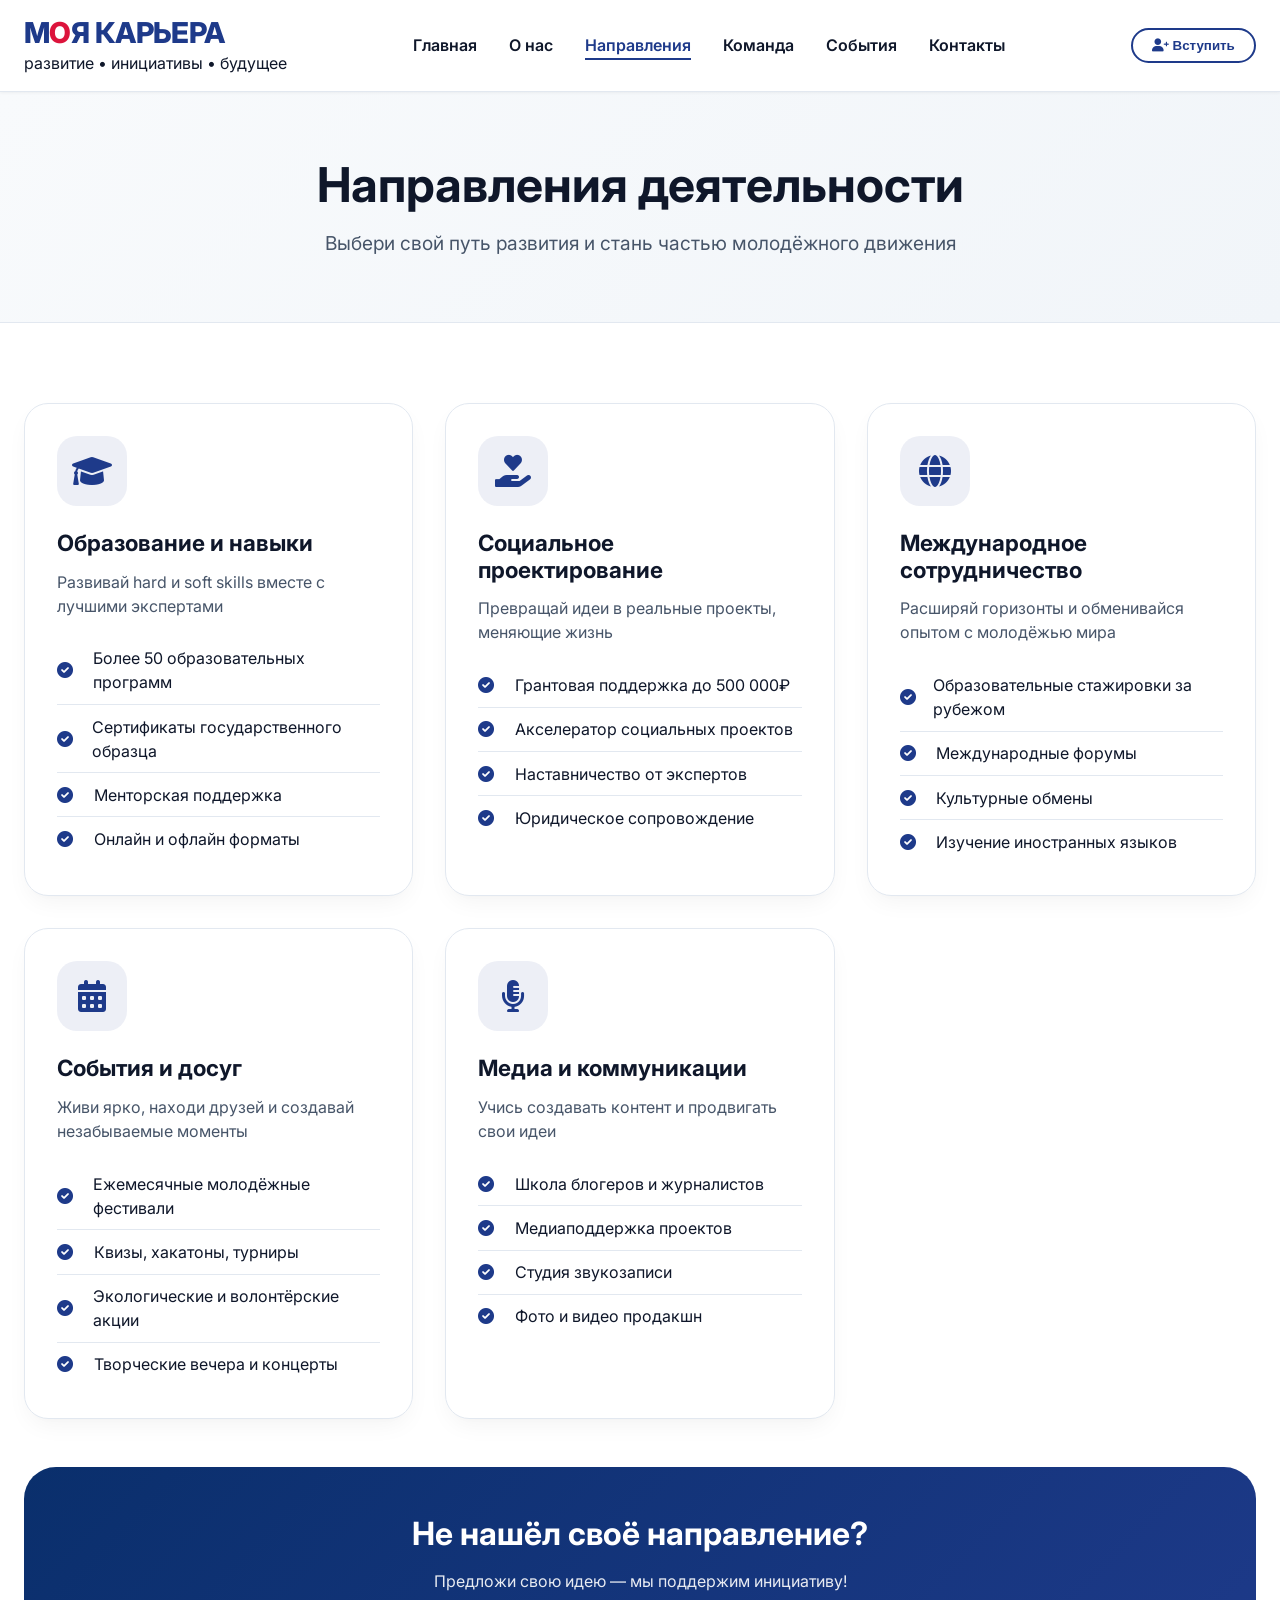
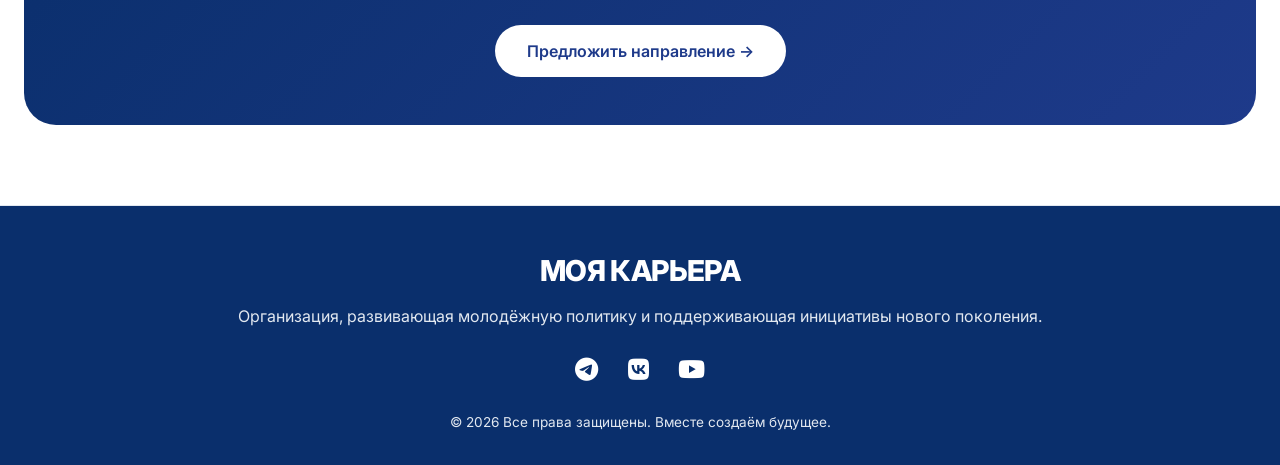
<file: directions.html>
<!DOCTYPE html>
<html lang="ru">
<head>
    <meta charset="UTF-8">
    <meta name="viewport" content="width=device-width, initial-scale=1.0">
    <title>Направления | Молодёжная политика</title>
    <link href="https://fonts.googleapis.com/css2?family=Inter:opsz,wght@14..32,300;14..32,400;14..32,600;14..32,700;14..32,800&display=swap" rel="stylesheet">
    <link rel="stylesheet" href="https://cdnjs.cloudflare.com/ajax/libs/font-awesome/6.0.0-beta3/css/all.min.css">
    <link rel="stylesheet" href="styles.css">
 <style>
        .directions-grid {
            display: grid;
            grid-template-columns: repeat(auto-fit, minmax(340px, 1fr));
            gap: 2rem;
            margin-bottom: 3rem;
        }
        
        .direction-card {
            background: white;
            border-radius: 24px;
            padding: 2rem;
            box-shadow: var(--card-shadow);
            transition: var(--transition);
            border: 1px solid var(--gray-light);
        }
        
        .direction-card:hover {
            transform: translateY(-5px);
            box-shadow: var(--hover-shadow);
            border-color: var(--primary-soft);
        }
        
        .direction-icon {
            width: 70px;
            height: 70px;
            background: var(--primary-soft);
            border-radius: 20px;
            display: flex;
            align-items: center;
            justify-content: center;
            margin-bottom: 1.5rem;
        }
        
        .direction-icon i {
            font-size: 2rem;
            color: var(--primary);
        }
        
        .direction-card h3 {
            font-size: 1.4rem;
            margin-bottom: 0.8rem;
            color: var(--dark-text);
        }
        
        .direction-card > p {
            color: var(--gray-text);
            margin-bottom: 1.2rem;
            line-height: 1.5;
        }
        
        .direction-features {
            list-style: none;
            margin-top: 1rem;
        }
        
        .direction-features li {
            padding: 0.6rem 0;
            color: var(--dark-text);
            display: flex;
            align-items: center;
            gap: 0.8rem;
            border-bottom: 1px solid var(--gray-light);
        }
        
        .direction-features li:last-child {
            border-bottom: none;
        }
        
        .direction-features li i {
            color: var(--primary);
            width: 1.5rem;
            font-size: 1rem;
        }
        
        .cta-block {
            background: linear-gradient(135deg, var(--primary-dark), var(--primary));
            border-radius: 32px;
            padding: 3rem;
            text-align: center;
            color: white;
        }
        
        .cta-block h2 {
            font-size: 2rem;
            margin-bottom: 1rem;
            color: white;
        }
        
        .cta-block p {
            margin-bottom: 2rem;
            opacity: 0.9;
            color: white;
        }
        
        .cta-block .btn-primary {
            background: white;
            color: var(--primary);
            box-shadow: none;
        }
        
        .cta-block .btn-primary:hover {
            background: var(--primary-light);
            color: white;
        }
        
        @media (max-width: 700px) {
            .directions-grid {
                grid-template-columns: 1fr;
            }
            .cta-block {
                padding: 2rem;
            }
            .cta-block h2 {
                font-size: 1.5rem;
            }
        }
    </style>
</head>
<body>

<header>
    <div class="container">
        <div class="navbar">
            <div class="logo">
                <h1>М<span class="red-letter">О</span>Я КАРЬЕРА</h1>
                <span>развитие • инициативы • будущее</span>
            </div>
            <ul class="nav-links">
                <li><a href="index.html">Главная</a></li>
                <li><a href="about.html">О нас</a></li>
                <li><a href="directions.html">Направления</a></li>
                <li><a href="team.html">Команда</a></li>
                <li><a href="events.html">События</a></li>
                <li><a href="contacts.html">Контакты</a></li>
            </ul>
            <button class="btn-outline" onclick="alert('Присоединяйся к движению! ✨')">
                <i class="fas fa-user-plus"></i> Вступить
            </button>
        </div>
    </div>
</header>

<main>
    <div class="page-header">
        <div class="container">
            <h1>Направления деятельности</h1>
            <p>Выбери свой путь развития и стань частью молодёжного движения</p>
        </div>
    </div>

    <section>
        <div class="container">
            <div class="directions-grid">
                <!-- Карточка 1: Образование -->
                <div class="direction-card">
                    <div class="direction-icon"><i class="fas fa-graduation-cap"></i></div>
                    <h3>Образование и навыки</h3>
                    <p>Развивай hard и soft skills вместе с лучшими экспертами</p>
                    <ul class="direction-features">
                        <li><i class="fas fa-check-circle"></i> Более 50 образовательных программ</li>
                        <li><i class="fas fa-check-circle"></i> Сертификаты государственного образца</li>
                        <li><i class="fas fa-check-circle"></i> Менторская поддержка</li>
                        <li><i class="fas fa-check-circle"></i> Онлайн и офлайн форматы</li>
                    </ul>
                </div>

                <!-- Карточка 2: Социальное проектирование -->
                <div class="direction-card">
                    <div class="direction-icon"><i class="fas fa-hand-holding-heart"></i></div>
                    <h3>Социальное проектирование</h3>
                    <p>Превращай идеи в реальные проекты, меняющие жизнь</p>
                    <ul class="direction-features">
                        <li><i class="fas fa-check-circle"></i> Грантовая поддержка до 500 000₽</li>
                        <li><i class="fas fa-check-circle"></i> Акселератор социальных проектов</li>
                        <li><i class="fas fa-check-circle"></i> Наставничество от экспертов</li>
                        <li><i class="fas fa-check-circle"></i> Юридическое сопровождение</li>
                    </ul>
                </div>

                <!-- Карточка 3: Международное сотрудничество -->
                <div class="direction-card">
                    <div class="direction-icon"><i class="fas fa-globe"></i></div>
                    <h3>Международное сотрудничество</h3>
                    <p>Расширяй горизонты и обменивайся опытом с молодёжью мира</p>
                    <ul class="direction-features">
                        <li><i class="fas fa-check-circle"></i> Образовательные стажировки за рубежом</li>
                        <li><i class="fas fa-check-circle"></i> Международные форумы</li>
                        <li><i class="fas fa-check-circle"></i> Культурные обмены</li>
                        <li><i class="fas fa-check-circle"></i> Изучение иностранных языков</li>
                    </ul>
                </div>

                <!-- Карточка 4: События и досуг -->
                <div class="direction-card">
                    <div class="direction-icon"><i class="fas fa-calendar-alt"></i></div>
                    <h3>События и досуг</h3>
                    <p>Живи ярко, находи друзей и создавай незабываемые моменты</p>
                    <ul class="direction-features">
                        <li><i class="fas fa-check-circle"></i> Ежемесячные молодёжные фестивали</li>
                        <li><i class="fas fa-check-circle"></i> Квизы, хакатоны, турниры</li>
                        <li><i class="fas fa-check-circle"></i> Экологические и волонтёрские акции</li>
                        <li><i class="fas fa-check-circle"></i> Творческие вечера и концерты</li>
                    </ul>
                </div>

                <!-- Карточка 5: Медиа и коммуникации -->
                <div class="direction-card">
                    <div class="direction-icon"><i class="fas fa-microphone-alt"></i></div>
                    <h3>Медиа и коммуникации</h3>
                    <p>Учись создавать контент и продвигать свои идеи</p>
                    <ul class="direction-features">
                        <li><i class="fas fa-check-circle"></i> Школа блогеров и журналистов</li>
                        <li><i class="fas fa-check-circle"></i> Медиаподдержка проектов</li>
                        <li><i class="fas fa-check-circle"></i> Студия звукозаписи</li>
                        <li><i class="fas fa-check-circle"></i> Фото и видео продакшн</li>
                    </ul>
                </div>
            </div>

            <!-- Блок призыва к действию -->
            <div class="cta-block">
                <h2>Не нашёл своё направление?</h2>
                <p>Предложи свою идею — мы поддержим инициативу!</p>
                <a href="contacts.html" class="btn-primary">Предложить направление →</a>
            </div>
        </div>
    </section>
</main>

<footer class="footer">
    <div class="container">
        <div class="logo">
            <h1>МОЯ КАРЬЕРА</h1>
        </div>
        <p>Организация, развивающая молодёжную политику и поддерживающая инициативы нового поколения.</p>
       <div class="social-links" style="margin: 1.5rem 0;">
           <a href="https://t.me/minmolkchr_09"><i class="fab fa-telegram"></i></a>
            <a href="#"><i class="fab fa-vk"></i></a>
            <a href="#"><i class="fab fa-youtube"></i></a>
        </div>
        <p style="font-size: 0.85rem;">© 2026 Все права защищены. Вместе создаём будущее.</p>
    </div>
</footer>
<script>
    // Автоматическое выделение активного пункта меню
    const currentPage = window.location.pathname.split("/").pop();
    const links = document.querySelectorAll('.nav-links a');
    
    links.forEach(link => {
        const linkPage = link.getAttribute('href');
        if (linkPage === currentPage || 
            (currentPage === "" && linkPage === "index.html")) {
            link.classList.add('active');
        }
    });
</script>
<script>
    // 1. Гамбургер-меню
    const menuToggle = document.getElementById('menuToggle');
    const navLinks = document.querySelector('.nav-links');
    
    if (menuToggle) {
        menuToggle.addEventListener('click', () => {
            navLinks.classList.toggle('show');
        });
        
        // Закрыть меню при клике на ссылку
        const links = document.querySelectorAll('.nav-links a');
        links.forEach(link => {
            link.addEventListener('click', () => {
                navLinks.classList.remove('show');
            });
        });
    }
    
    // 2. Скрытие меню при прокрутке на мобильных
    let lastScrollTop = 0;
    const header = document.querySelector('header');
    const scrollThreshold = 50;
    
    window.addEventListener('scroll', function() {
        if (window.innerWidth <= 768) {
            let currentScroll = window.pageYOffset || document.documentElement.scrollTop;
            
            if (currentScroll > lastScrollTop && currentScroll > scrollThreshold) {
                // Прокрутка вниз - скрываем меню
                header.style.transform = 'translateY(-100%)';
                header.style.transition = 'transform 0.3s ease';
                
                // Если открыто гамбургер-меню, закрываем его
                if (navLinks.classList.contains('show')) {
                    navLinks.classList.remove('show');
                }
            } else {
                // Прокрутка вверх - показываем меню
                header.style.transform = 'translateY(0)';
            }
            
            lastScrollTop = currentScroll <= 0 ? 0 : currentScroll;
        } else {
            header.style.transform = 'translateY(0)';
        }
    });
    
    // При изменении размера окна
    window.addEventListener('resize', function() {
        if (window.innerWidth > 768) {
            header.style.transform = 'translateY(0)';
        }
    });
</script>
</body>
</html>
</file>
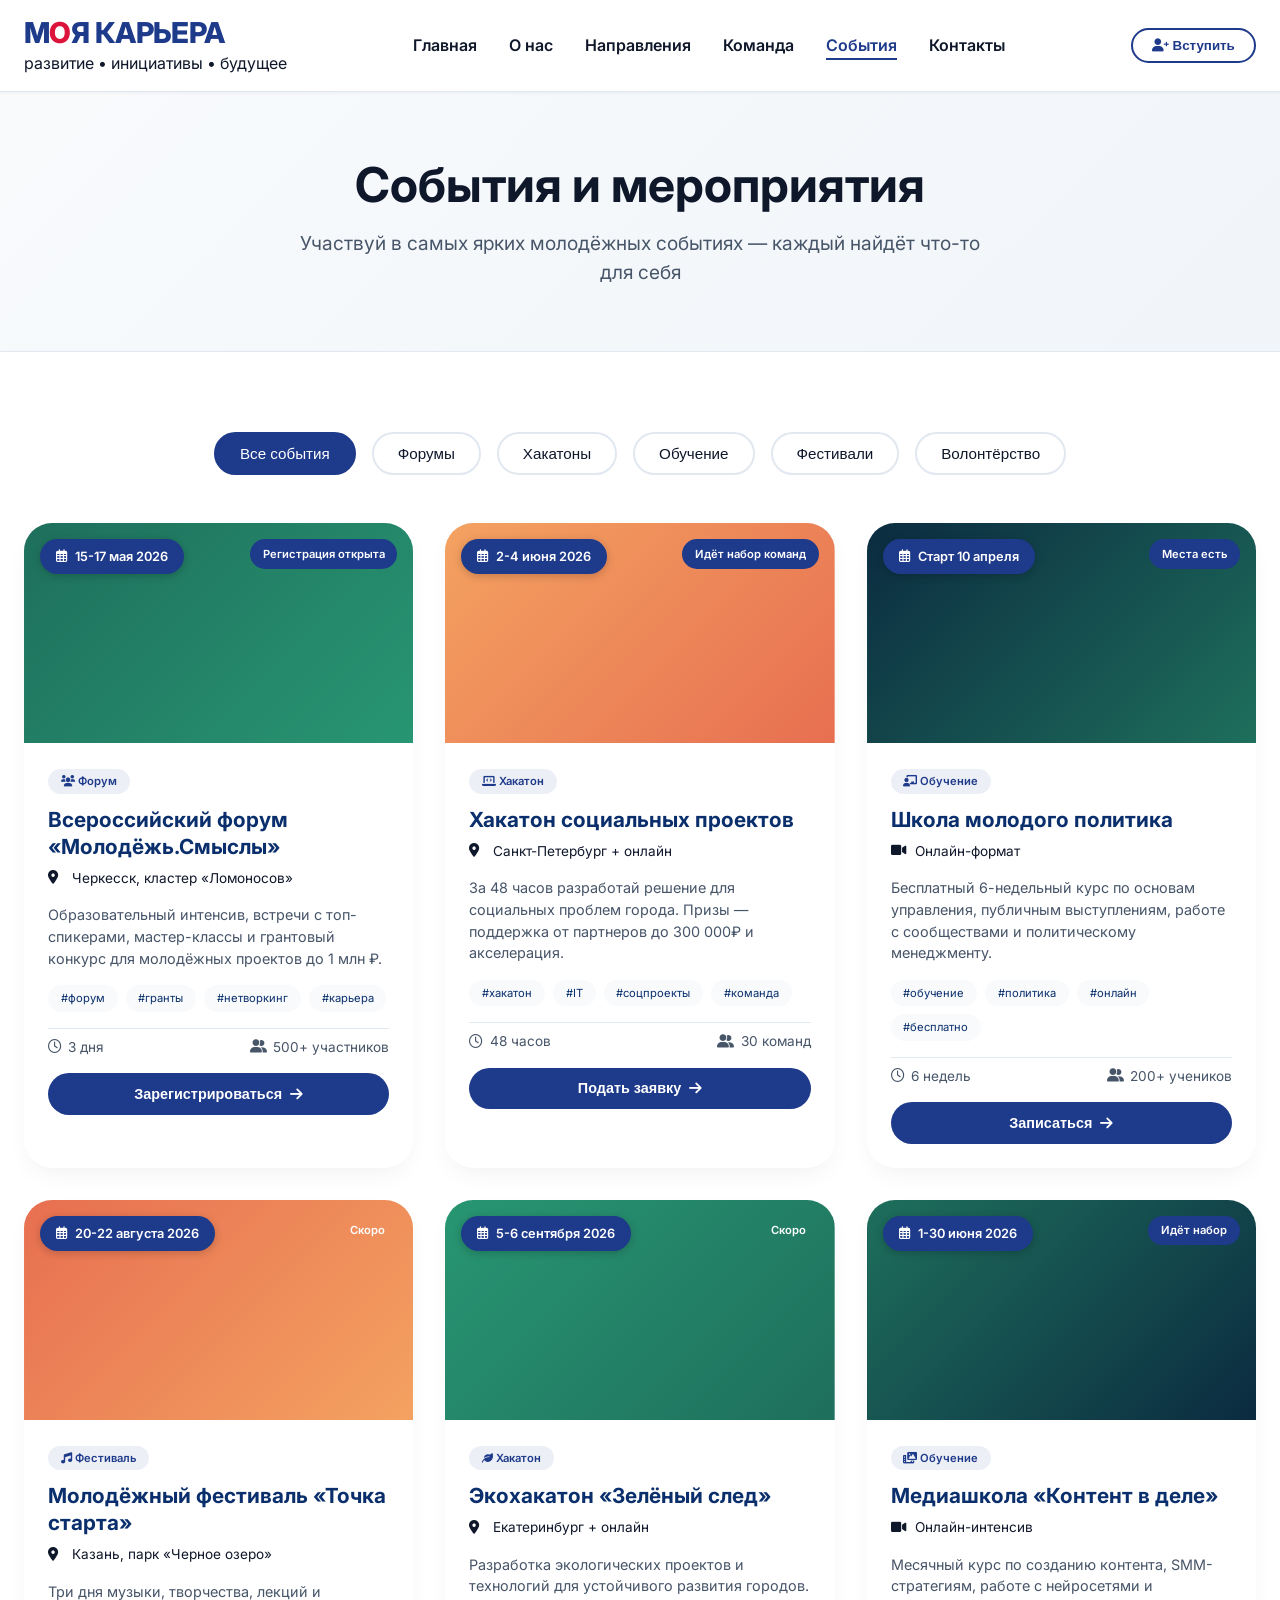
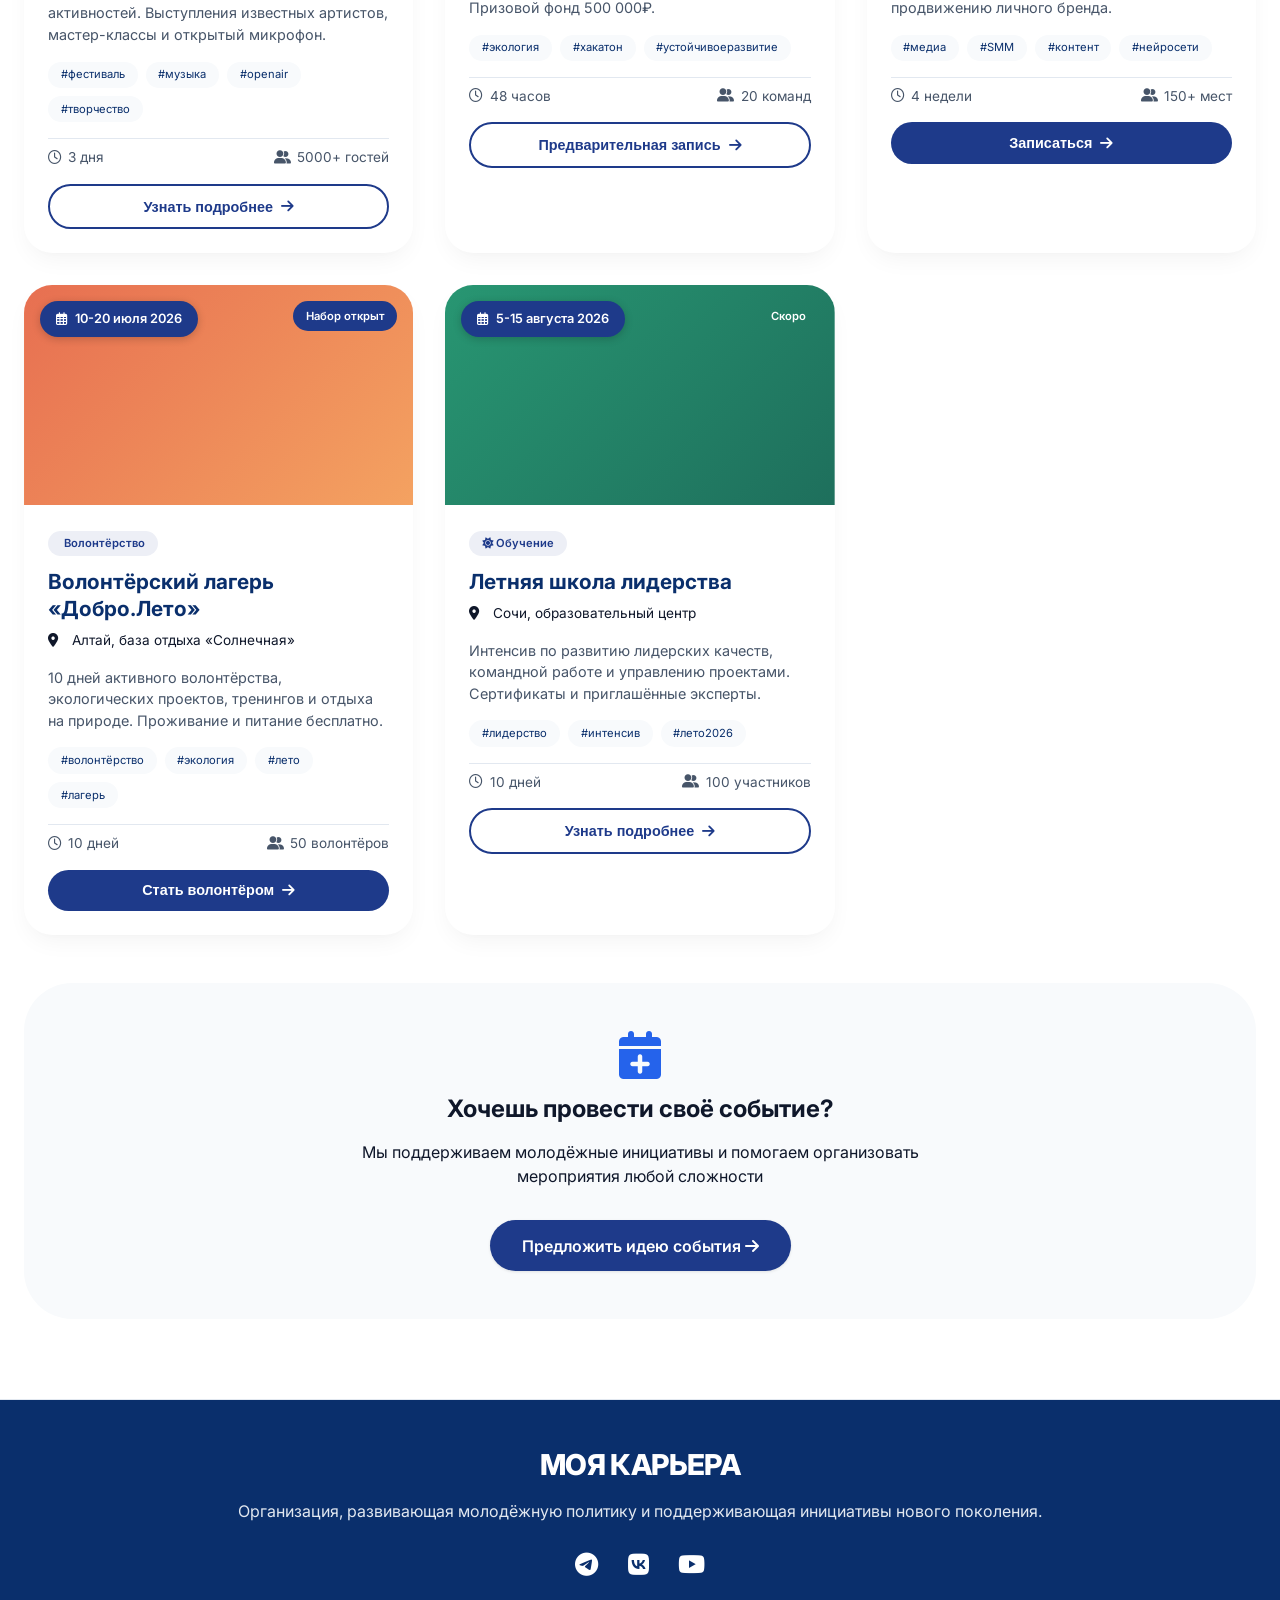
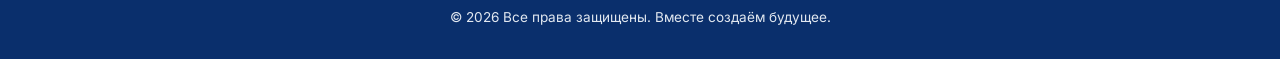
<file: events.html>
<!DOCTYPE html>
<html lang="ru">
<head>
    <meta charset="UTF-8">
    <meta name="viewport" content="width=device-width, initial-scale=1.0">
    <title>События | Молодёжная политика</title>
    <link href="https://fonts.googleapis.com/css2?family=Inter:opsz,wght@14..32,300;14..32,400;14..32,600;14..32,700;14..32,800&display=swap" rel="stylesheet">
    <link rel="stylesheet" href="https://cdnjs.cloudflare.com/ajax/libs/font-awesome/6.0.0-beta3/css/all.min.css">
    <link rel="stylesheet" href="styles.css">
    <style>
        /* Стили для фильтров */
        .filter-bar {
            display: flex;
            justify-content: center;
            gap: 1rem;
            flex-wrap: wrap;
            margin-bottom: 3rem;
        }
        
        .filter-btn {
            background: white;
            border: 2px solid var(--gray-light);
            padding: 0.7rem 1.5rem;
            border-radius: 40px;
            cursor: pointer;
            transition: var(--transition);
            font-weight: 500;
            font-size: 0.95rem;
            color: var(--dark-text);
        }
        
        .filter-btn:hover {
            border-color: var(--primary);
            color: var(--primary);
        }
        
        .filter-btn.active {
            background: var(--primary);
            border-color: var(--primary);
            color: white;
        }
        
        /* Сетка карточек мероприятий */
        .events-grid {
            display: grid;
            grid-template-columns: repeat(auto-fill, minmax(380px, 1fr));
            gap: 2rem;
            margin-bottom: 3rem;
        }
        
        /* Карточка мероприятия */
        .event-card {
            background: white;
            border-radius: 28px;
            overflow: hidden;
            box-shadow: var(--card-shadow);
            transition: var(--transition);
            position: relative;
        }
        
        .event-card:hover {
            transform: translateY(-8px);
            box-shadow: var(--hover-shadow);
        }
        
        /* Изображение карточки */
        .event-image {
            height: 220px;
            background-size: cover;
            background-position: center;
            position: relative;
        }
        
        /* Бейдж с датой */
        .event-date-badge {
            position: absolute;
            top: 1rem;
            left: 1rem;
            background: var(--primary);
            color: white;
            padding: 0.5rem 1rem;
            border-radius: 20px;
            font-size: 0.8rem;
            font-weight: 600;
            display: flex;
            align-items: center;
            gap: 0.5rem;
            box-shadow: 0 2px 8px rgba(0,0,0,0.2);
        }
        
        /* Бейдж со статусом */
        .event-status {
            position: absolute;
            top: 1rem;
            right: 1rem;
            background: var(--accent);
            color: white;
            padding: 0.4rem 0.8rem;
            border-radius: 20px;
            font-size: 0.7rem;
            font-weight: 600;
        }
        
        .event-status.soon {
            background: var(--accent-dark);
        }
        
        .event-status.open {
            background: var(--primary);
        }
        
        .event-status.closed {
            background: #6c757d;
        }
        
        /* Контент карточки */
        .event-content {
            padding: 1.5rem;
        }
        
        .event-category {
            display: inline-block;
            background: var(--primary-soft);
            color: var(--primary);
            padding: 0.25rem 0.8rem;
            border-radius: 20px;
            font-size: 0.7rem;
            font-weight: 600;
            margin-bottom: 0.75rem;
        }
        
        .event-content h3 {
            font-size: 1.3rem;
            margin-bottom: 0.5rem;
            color: var(--primary-dark);
            line-height: 1.3;
        }
        
        .event-location {
            color: var(--accent-dark);
            margin: 0.5rem 0;
            font-size: 0.85rem;
            display: flex;
            align-items: center;
            gap: 0.5rem;
        }
        
        .event-location i {
            width: 1rem;
        }
        
        .event-desc {
            margin: 1rem 0;
            color: var(--gray-text);
            line-height: 1.5;
            font-size: 0.9rem;
        }
        
        /* Теги */
        .event-tags {
            display: flex;
            gap: 0.5rem;
            flex-wrap: wrap;
            margin: 1rem 0;
        }
        
        .tag {
            background: var(--gray-bg);
            padding: 0.3rem 0.8rem;
            border-radius: 20px;
            font-size: 0.7rem;
            color: var(--primary-dark);
        }
        
        /* Информация о времени и участниках */
        .event-meta {
            display: flex;
            justify-content: space-between;
            align-items: center;
            margin: 1rem 0;
            padding-top: 0.5rem;
            border-top: 1px solid var(--gray-light);
        }
        
        .event-time {
            display: flex;
            align-items: center;
            gap: 0.4rem;
            font-size: 0.85rem;
            color: var(--gray-text);
        }
        
        .event-participants {
            display: flex;
            align-items: center;
            gap: 0.4rem;
            font-size: 0.85rem;
            color: var(--gray-text);
        }
        
        .btn-event {
            background: var(--primary);
            color: white;
            border: none;
            padding: 0.8rem 1.5rem;
            border-radius: 40px;
            font-weight: 600;
            cursor: pointer;
            transition: var(--transition);
            width: 100%;
            font-size: 0.9rem;
            display: flex;
            align-items: center;
            justify-content: center;
            gap: 0.5rem;
        }
        
        .btn-event:hover {
            background: var(--primary-light);
            transform: translateY(-2px);
        }
        
        .btn-event.secondary {
            background: transparent;
            border: 2px solid var(--primary);
            color: var(--primary);
        }
        
        .btn-event.secondary:hover {
            background: var(--primary);
            color: white;
        }
        
        /* Секция с календарём */
        .calendar-section {
            background: var(--gray-bg);
            border-radius: 48px;
            padding: 3rem;
            text-align: center;
            margin-top: 2rem;
        }
        
        /* Адаптивность */
        @media (max-width: 850px) {
            .events-grid {
                grid-template-columns: repeat(auto-fill, minmax(320px, 1fr));
                gap: 1.5rem;
            }
        }
        
        @media (max-width: 500px) {
            .events-grid {
                grid-template-columns: 1fr;
            }
            
            .calendar-section {
                padding: 2rem;
            }
        }
        
        /* Анимация появления карточек */
        @keyframes fadeInUp {
            from {
                opacity: 0;
                transform: translateY(30px);
            }
            to {
                opacity: 1;
                transform: translateY(0);
            }
        }
        
        .event-card {
            animation: fadeInUp 0.5s ease forwards;
        }
    </style>
</head>
<body>

<header>
    <div class="container">
        <div class="navbar">
            <div class="logo">
                <h1>М<span class="red-letter">О</span>Я КАРЬЕРА</h1>
                <span>развитие • инициативы • будущее</span>
            </div>
            <ul class="nav-links">
                <li><a href="index.html">Главная</a></li>
                <li><a href="about.html">О нас</a></li>
                <li><a href="directions.html">Направления</a></li>
                <li><a href="team.html">Команда</a></li>
                <li><a href="events.html">События</a></li>
                <li><a href="contacts.html">Контакты</a></li>
            </ul>
            <button class="btn-outline" onclick="alert('Присоединяйся к движению! ✨')">
                <i class="fas fa-user-plus"></i> Вступить
            </button>
        </div>
    </div>
</header>

<main>
    <div class="page-header">
        <div class="container">
            <h1>События и мероприятия</h1>
            <p>Участвуй в самых ярких молодёжных событиях — каждый найдёт что-то для себя</p>
        </div>
    </div>

    <section>
        <div class="container">
            <!-- Фильтры -->
            <div class="filter-bar">
                <button class="filter-btn active" data-filter="all">Все события</button>
                <button class="filter-btn" data-filter="forum">Форумы</button>
                <button class="filter-btn" data-filter="hackathon">Хакатоны</button>
                <button class="filter-btn" data-filter="course">Обучение</button>
                <button class="filter-btn" data-filter="festival">Фестивали</button>
                <button class="filter-btn" data-filter="volunteer">Волонтёрство</button>
            </div>

            <!-- Сетка карточек мероприятий -->
            <div class="events-grid" id="eventsGrid">
                
                <!-- КАРТОЧКА 1: Форум -->
                <div class="event-card" data-category="forum">
                    <div class="event-image" style="background-image: linear-gradient(135deg, #1E6F5C, #289672), url('https://placehold.co/600x400/1E6F5C/white?text=Форум'); background-blend-mode: overlay;">
                        <div class="event-date-badge">
                            <i class="far fa-calendar-alt"></i> 15-17 мая 2026
                        </div>
                        <div class="event-status open">Регистрация открыта</div>
                    </div>
                    <div class="event-content">
                        <span class="event-category"><i class="fas fa-users"></i> Форум</span>
                        <h3>Всероссийский форум «Молодёжь.Смыслы»</h3>
                        <div class="event-location">
                            <i class="fas fa-map-marker-alt"></i> Черкесск, кластер «Ломоносов»
                        </div>
                        <div class="event-desc">
                            Образовательный интенсив, встречи с топ-спикерами, мастер-классы и грантовый конкурс для молодёжных проектов до 1 млн ₽.
                        </div>
                        <div class="event-tags">
                            <span class="tag">#форум</span>
                            <span class="tag">#гранты</span>
                            <span class="tag">#нетворкинг</span>
                            <span class="tag">#карьера</span>
                        </div>
                        <div class="event-meta">
                            <div class="event-time"><i class="far fa-clock"></i> 3 дня</div>
                            <div class="event-participants"><i class="fas fa-user-group"></i> 500+ участников</div>
                        </div>
                        <button class="btn-event" onclick="alert('Регистрация на форум открыта! Заполните форму.')">
                            Зарегистрироваться <i class="fas fa-arrow-right"></i>
                        </button>
                    </div>
                </div>

                <!-- КАРТОЧКА 2: Хакатон -->
                <div class="event-card" data-category="hackathon">
                    <div class="event-image" style="background-image: linear-gradient(135deg, #F4A261, #E76F51), url('https://placehold.co/600x400/F4A261/white?text=Хакатон'); background-blend-mode: overlay;">
                        <div class="event-date-badge">
                            <i class="far fa-calendar-alt"></i> 2-4 июня 2026
                        </div>
                        <div class="event-status open">Идёт набор команд</div>
                    </div>
                    <div class="event-content">
                        <span class="event-category"><i class="fas fa-laptop-code"></i> Хакатон</span>
                        <h3>Хакатон социальных проектов</h3>
                        <div class="event-location">
                            <i class="fas fa-map-marker-alt"></i> Санкт-Петербург + онлайн
                        </div>
                        <div class="event-desc">
                            За 48 часов разработай решение для социальных проблем города. Призы — поддержка от партнеров до 300 000₽ и акселерация.
                        </div>
                        <div class="event-tags">
                            <span class="tag">#хакатон</span>
                            <span class="tag">#IT</span>
                            <span class="tag">#соцпроекты</span>
                            <span class="tag">#команда</span>
                        </div>
                        <div class="event-meta">
                            <div class="event-time"><i class="far fa-clock"></i> 48 часов</div>
                            <div class="event-participants"><i class="fas fa-user-group"></i> 30 команд</div>
                        </div>
                        <button class="btn-event" onclick="alert('Регистрация на хакатон до 25 мая. Собирай команду!')">
                            Подать заявку <i class="fas fa-arrow-right"></i>
                        </button>
                    </div>
                </div>

                <!-- КАРТОЧКА 3: Школа молодого политика -->
                <div class="event-card" data-category="course">
                    <div class="event-image" style="background-image: linear-gradient(135deg, #0B2B40, #1E6F5C), url('https://placehold.co/600x400/0B2B40/white?text=Школа'); background-blend-mode: overlay;">
                        <div class="event-date-badge">
                            <i class="far fa-calendar-alt"></i> Старт 10 апреля
                        </div>
                        <div class="event-status open">Места есть</div>
                    </div>
                    <div class="event-content">
                        <span class="event-category"><i class="fas fa-chalkboard-user"></i> Обучение</span>
                        <h3>Школа молодого политика</h3>
                        <div class="event-location">
                            <i class="fas fa-video"></i> Онлайн-формат
                        </div>
                        <div class="event-desc">
                            Бесплатный 6-недельный курс по основам управления, публичным выступлениям, работе с сообществами и политическому менеджменту.
                        </div>
                        <div class="event-tags">
                            <span class="tag">#обучение</span>
                            <span class="tag">#политика</span>
                            <span class="tag">#онлайн</span>
                            <span class="tag">#бесплатно</span>
                        </div>
                        <div class="event-meta">
                            <div class="event-time"><i class="far fa-clock"></i> 6 недель</div>
                            <div class="event-participants"><i class="fas fa-user-group"></i> 200+ учеников</div>
                        </div>
                        <button class="btn-event" onclick="alert('Курс стартует 10 апреля. Ссылка на первый вебинар придёт на почту.')">
                            Записаться <i class="fas fa-arrow-right"></i>
                        </button>
                    </div>
                </div>

                <!-- КАРТОЧКА 4: Фестиваль -->
                <div class="event-card" data-category="festival">
                    <div class="event-image" style="background-image: linear-gradient(135deg, #E76F51, #F4A261), url('https://placehold.co/600x400/E76F51/white?text=Фестиваль'); background-blend-mode: overlay;">
                        <div class="event-date-badge">
                            <i class="far fa-calendar-alt"></i> 20-22 августа 2026
                        </div>
                        <div class="event-status soon">Скоро</div>
                    </div>
                    <div class="event-content">
                        <span class="event-category"><i class="fas fa-music"></i> Фестиваль</span>
                        <h3>Молодёжный фестиваль «Точка старта»</h3>
                        <div class="event-location">
                            <i class="fas fa-map-marker-alt"></i> Казань, парк «Черное озеро»
                        </div>
                        <div class="event-desc">
                            Три дня музыки, творчества, лекций и активностей. Выступления известных артистов, мастер-классы и открытый микрофон.
                        </div>
                        <div class="event-tags">
                            <span class="tag">#фестиваль</span>
                            <span class="tag">#музыка</span>
                            <span class="tag">#openair</span>
                            <span class="tag">#творчество</span>
                        </div>
                        <div class="event-meta">
                            <div class="event-time"><i class="far fa-clock"></i> 3 дня</div>
                            <div class="event-participants"><i class="fas fa-user-group"></i> 5000+ гостей</div>
                        </div>
                        <button class="btn-event secondary" onclick="alert('Билеты появятся в июне. Следи за анонсами!')">
                            Узнать подробнее <i class="fas fa-arrow-right"></i>
                        </button>
                    </div>
                </div>

                <!-- КАРТОЧКА 5: Экохакатон -->
                <div class="event-card" data-category="hackathon">
                    <div class="event-image" style="background-image: linear-gradient(135deg, #289672, #1E6F5C), url('https://placehold.co/600x400/289672/white?text=Экохакатон'); background-blend-mode: overlay;">
                        <div class="event-date-badge">
                            <i class="far fa-calendar-alt"></i> 5-6 сентября 2026
                        </div>
                        <div class="event-status soon">Скоро</div>
                    </div>
                    <div class="event-content">
                        <span class="event-category"><i class="fas fa-leaf"></i> Хакатон</span>
                        <h3>Экохакатон «Зелёный след»</h3>
                        <div class="event-location">
                            <i class="fas fa-map-marker-alt"></i> Екатеринбург + онлайн
                        </div>
                        <div class="event-desc">
                            Разработка экологических проектов и технологий для устойчивого развития городов. Призовой фонд 500 000₽.
                        </div>
                        <div class="event-tags">
                            <span class="tag">#экология</span>
                            <span class="tag">#хакатон</span>
                            <span class="tag">#устойчивоеразвитие</span>
                        </div>
                        <div class="event-meta">
                            <div class="event-time"><i class="far fa-clock"></i> 48 часов</div>
                            <div class="event-participants"><i class="fas fa-user-group"></i> 20 команд</div>
                        </div>
                        <button class="btn-event secondary" onclick="alert('Регистрация откроется в июле. Готовь команду!')">
                            Предварительная запись <i class="fas fa-arrow-right"></i>
                        </button>
                    </div>
                </div>

                <!-- КАРТОЧКА 6: Медиашкола -->
                <div class="event-card" data-category="course">
                    <div class="event-image" style="background-image: linear-gradient(135deg, #1E6F5C, #0B2B40), url('https://placehold.co/600x400/1E6F5C/white?text=Медиашкола'); background-blend-mode: overlay;">
                        <div class="event-date-badge">
                            <i class="far fa-calendar-alt"></i> 1-30 июня 2026
                        </div>
                        <div class="event-status open">Идёт набор</div>
                    </div>
                    <div class="event-content">
                        <span class="event-category"><i class="fas fa-photo-film"></i> Обучение</span>
                        <h3>Медиашкола «Контент в деле»</h3>
                        <div class="event-location">
                            <i class="fas fa-video"></i> Онлайн-интенсив
                        </div>
                        <div class="event-desc">
                            Месячный курс по созданию контента, SMM-стратегиям, работе с нейросетями и продвижению личного бренда.
                        </div>
                        <div class="event-tags">
                            <span class="tag">#медиа</span>
                            <span class="tag">#SMM</span>
                            <span class="tag">#контент</span>
                            <span class="tag">#нейросети</span>
                        </div>
                        <div class="event-meta">
                            <div class="event-time"><i class="far fa-clock"></i> 4 недели</div>
                            <div class="event-participants"><i class="fas fa-user-group"></i> 150+ мест</div>
                        </div>
                        <button class="btn-event" onclick="alert('Курс бесплатный для участников организации. Регистрируйся!')">
                            Записаться <i class="fas fa-arrow-right"></i>
                        </button>
                    </div>
                </div>

                <!-- КАРТОЧКА 7: Волонтёрский лагерь -->
                <div class="event-card" data-category="volunteer">
                    <div class="event-image" style="background-image: linear-gradient(135deg, #E76F51, #F4A261), url('https://placehold.co/600x400/E76F51/white?text=Волонтёрство'); background-blend-mode: overlay;">
                        <div class="event-date-badge">
                            <i class="far fa-calendar-alt"></i> 10-20 июля 2026
                        </div>
                        <div class="event-status open">Набор открыт</div>
                    </div>
                    <div class="event-content">
                        <span class="event-category"><i class="fas fa-hand-heart"></i> Волонтёрство</span>
                        <h3>Волонтёрский лагерь «Добро.Лето»</h3>
                        <div class="event-location">
                            <i class="fas fa-map-marker-alt"></i> Алтай, база отдыха «Солнечная»
                        </div>
                        <div class="event-desc">
                            10 дней активного волонтёрства, экологических проектов, тренингов и отдыха на природе. Проживание и питание бесплатно.
                        </div>
                        <div class="event-tags">
                            <span class="tag">#волонтёрство</span>
                            <span class="tag">#экология</span>
                            <span class="tag">#лето</span>
                            <span class="tag">#лагерь</span>
                        </div>
                        <div class="event-meta">
                            <div class="event-time"><i class="far fa-clock"></i> 10 дней</div>
                            <div class="event-participants"><i class="fas fa-user-group"></i> 50 волонтёров</div>
                        </div>
                        <button class="btn-event" onclick="alert('Заполни анкету волонтёра, и мы свяжемся с тобой!')">
                            Стать волонтёром <i class="fas fa-arrow-right"></i>
                        </button>
                    </div>
                </div>

                <!-- КАРТОЧКА 8: Летняя школа -->
                <div class="event-card" data-category="course">
                    <div class="event-image" style="background-image: linear-gradient(135deg, #289672, #1E6F5C), url('https://placehold.co/600x400/289672/white?text=Летняя+школа'); background-blend-mode: overlay;">
                        <div class="event-date-badge">
                            <i class="far fa-calendar-alt"></i> 5-15 августа 2026
                        </div>
                        <div class="event-status soon">Скоро</div>
                    </div>
                    <div class="event-content">
                        <span class="event-category"><i class="fas fa-sun"></i> Обучение</span>
                        <h3>Летняя школа лидерства</h3>
                        <div class="event-location">
                            <i class="fas fa-map-marker-alt"></i> Сочи, образовательный центр
                        </div>
                        <div class="event-desc">
                            Интенсив по развитию лидерских качеств, командной работе и управлению проектами. Сертификаты и приглашённые эксперты.
                        </div>
                        <div class="event-tags">
                            <span class="tag">#лидерство</span>
                            <span class="tag">#интенсив</span>
                            <span class="tag">#лето2026</span>
                        </div>
                        <div class="event-meta">
                            <div class="event-time"><i class="far fa-clock"></i> 10 дней</div>
                            <div class="event-participants"><i class="fas fa-user-group"></i> 100 участников</div>
                        </div>
                        <button class="btn-event secondary" onclick="alert('Регистрация откроется в мае. Следи за новостями!')">
                            Узнать подробнее <i class="fas fa-arrow-right"></i>
                        </button>
                    </div>
                </div>
            </div>

            <!-- Секция с предложением своего события -->
            <div class="calendar-section">
                <i class="fas fa-calendar-plus" style="font-size: 3rem; color: var(--accent); margin-bottom: 1rem;"></i>
                <h2 style="margin-bottom: 1rem;">Хочешь провести своё событие?</h2>
                <p style="margin-bottom: 2rem; max-width: 600px; margin-left: auto; margin-right: auto;">
                    Мы поддерживаем молодёжные инициативы и помогаем организовать мероприятия любой сложности
                </p>
                <a href="contacts.html" class="btn-primary" style="display: inline-block;">
                    Предложить идею события <i class="fas fa-arrow-right"></i>
                </a>
            </div>
        </div>
    </section>
</main>

<footer class="footer">
    <div class="container">
        <div class="logo">
            <h1>МОЯ КАРЬЕРА</h1>
        </div>
        <p>Организация, развивающая молодёжную политику и поддерживающая инициативы нового поколения.</p>
        <div class="social-links" style="margin: 1.5rem 0;">
           <a href="https://t.me/minmolkchr_09"><i class="fab fa-telegram"></i></a>
            <a href="#"><i class="fab fa-vk"></i></a>
            <a href="#"><i class="fab fa-youtube"></i></a>
        </div>
        <p style="font-size: 0.85rem;">© 2026 Все права защищены. Вместе создаём будущее.</p>
    </div>
</footer>

<script>
    // Фильтрация мероприятий по категориям
    const filterButtons = document.querySelectorAll('.filter-btn');
    const eventCards = document.querySelectorAll('.event-card');

    filterButtons.forEach(button => {
        button.addEventListener('click', () => {
            // Обновляем активную кнопку
            filterButtons.forEach(btn => btn.classList.remove('active'));
            button.classList.add('active');
            
            const filterValue = button.getAttribute('data-filter');
            
            // Фильтруем карточки
            eventCards.forEach(card => {
                if (filterValue === 'all' || card.getAttribute('data-category') === filterValue) {
                    card.style.display = 'block';
                    card.style.animation = 'fadeInUp 0.5s ease forwards';
                } else {
                    card.style.display = 'none';
                }
            });
        });
    });
</script>
<script>
    // Автоматическое выделение активного пункта меню
    const currentPage = window.location.pathname.split("/").pop();
    const links = document.querySelectorAll('.nav-links a');
    
    links.forEach(link => {
        const linkPage = link.getAttribute('href');
        if (linkPage === currentPage || 
            (currentPage === "" && linkPage === "index.html")) {
            link.classList.add('active');
        }
    });
</script>
<script>
    // 1. Гамбургер-меню
    const menuToggle = document.getElementById('menuToggle');
    const navLinks = document.querySelector('.nav-links');
    
    if (menuToggle) {
        menuToggle.addEventListener('click', () => {
            navLinks.classList.toggle('show');
        });
        
        // Закрыть меню при клике на ссылку
        const links = document.querySelectorAll('.nav-links a');
        links.forEach(link => {
            link.addEventListener('click', () => {
                navLinks.classList.remove('show');
            });
        });
    }
    
    // 2. Скрытие меню при прокрутке на мобильных
    let lastScrollTop = 0;
    const header = document.querySelector('header');
    const scrollThreshold = 50;
    
    window.addEventListener('scroll', function() {
        if (window.innerWidth <= 768) {
            let currentScroll = window.pageYOffset || document.documentElement.scrollTop;
            
            if (currentScroll > lastScrollTop && currentScroll > scrollThreshold) {
                // Прокрутка вниз - скрываем меню
                header.style.transform = 'translateY(-100%)';
                header.style.transition = 'transform 0.3s ease';
                
                // Если открыто гамбургер-меню, закрываем его
                if (navLinks.classList.contains('show')) {
                    navLinks.classList.remove('show');
                }
            } else {
                // Прокрутка вверх - показываем меню
                header.style.transform = 'translateY(0)';
            }
            
            lastScrollTop = currentScroll <= 0 ? 0 : currentScroll;
        } else {
            header.style.transform = 'translateY(0)';
        }
    });
    
    // При изменении размера окна
    window.addEventListener('resize', function() {
        if (window.innerWidth > 768) {
            header.style.transform = 'translateY(0)';
        }
    });
</script>
</body>
</html>
</file>
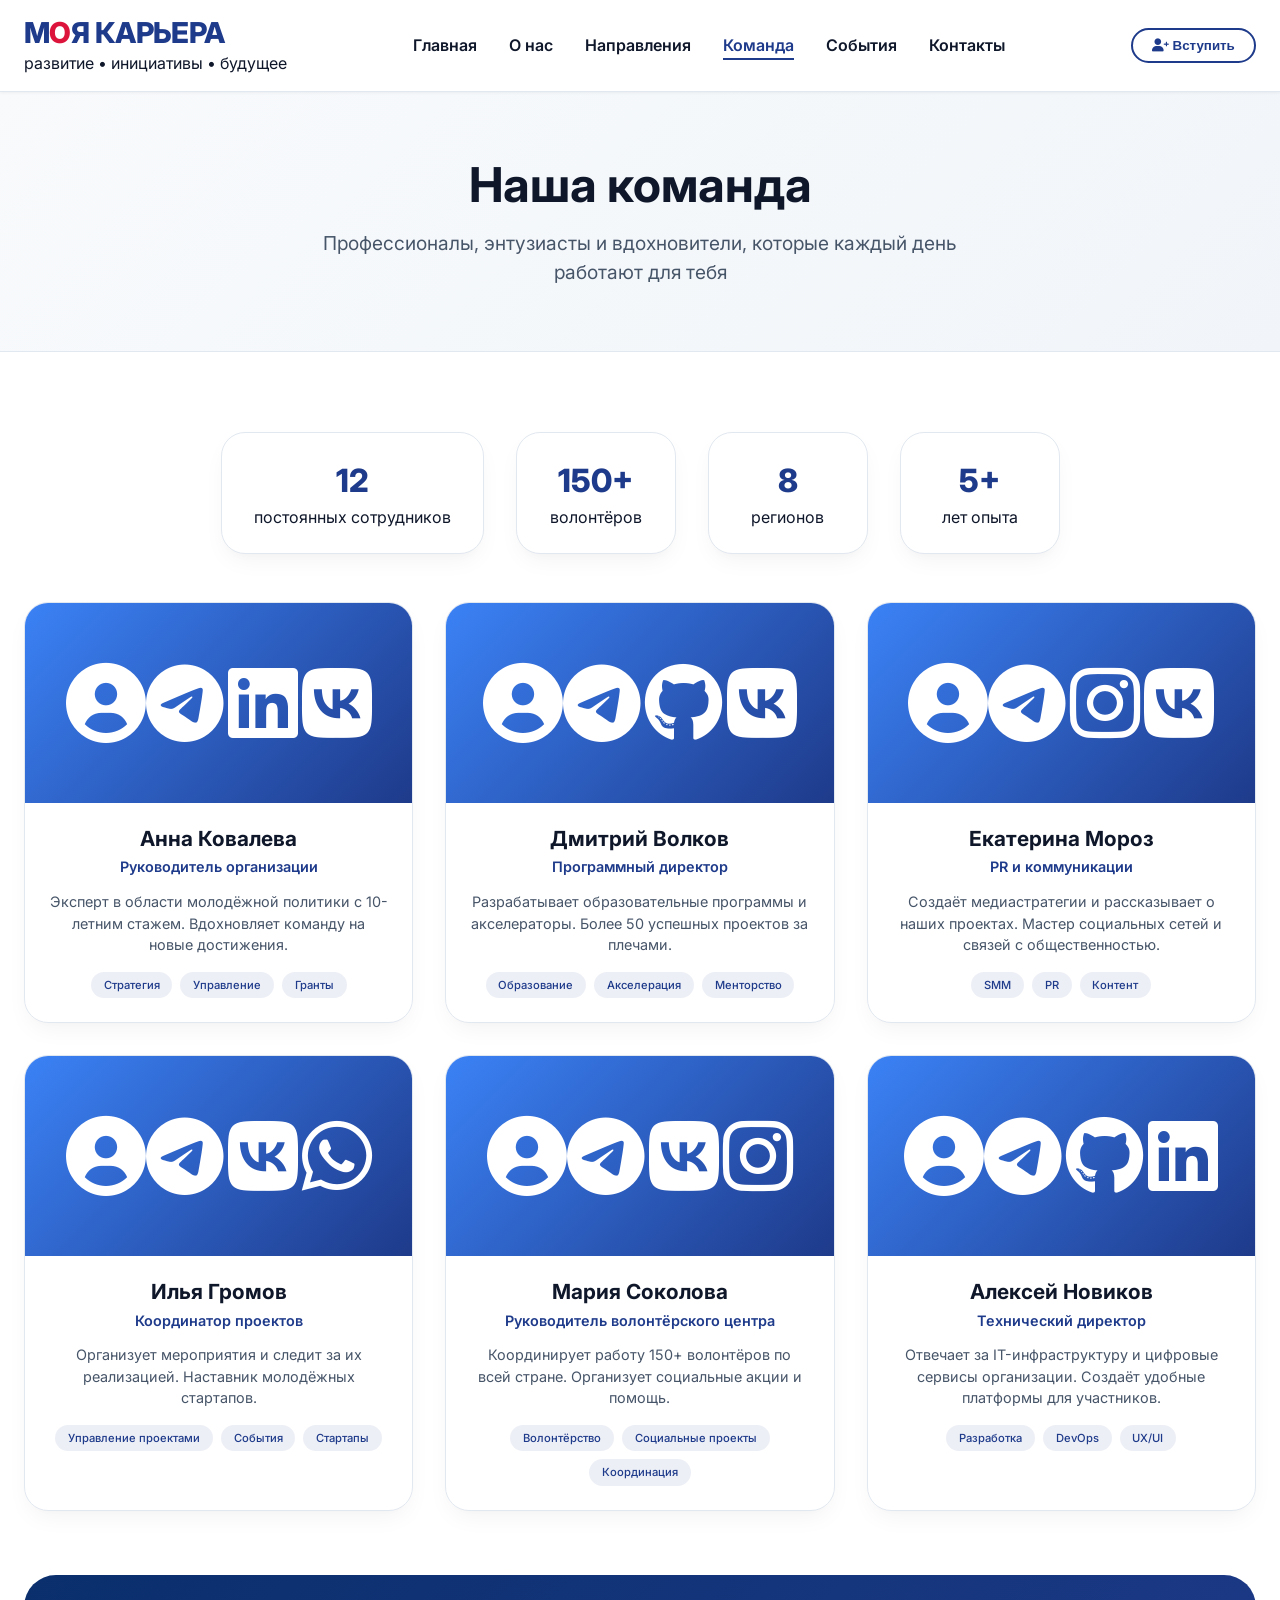
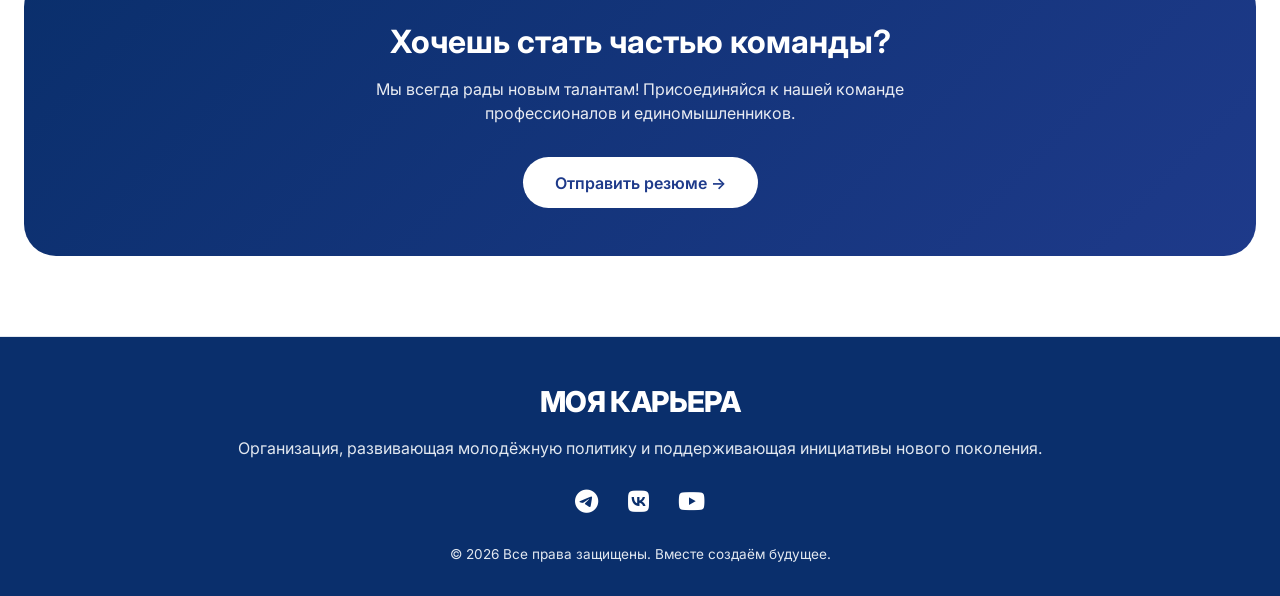
<file: team.html>
<!DOCTYPE html>
<html lang="ru">
<head>
    <meta charset="UTF-8">
    <meta name="viewport" content="width=device-width, initial-scale=1.0">
    <title>Команда | Молодёжная политика</title>
    <link href="https://fonts.googleapis.com/css2?family=Inter:opsz,wght@14..32,300;14..32,400;14..32,600;14..32,700;14..32,800&display=swap" rel="stylesheet">
    <link rel="stylesheet" href="https://cdnjs.cloudflare.com/ajax/libs/font-awesome/6.0.0-beta3/css/all.min.css">
    <link rel="stylesheet" href="styles.css">
 <style>
        .team-grid {
            display: grid;
            grid-template-columns: repeat(auto-fit, minmax(300px, 1fr));
            gap: 2rem;
            margin-bottom: 4rem;
        }
        
        .team-card {
            background: white;
            border-radius: 24px;
            overflow: hidden;
            box-shadow: var(--card-shadow);
            transition: var(--transition);
            text-align: center;
            border: 1px solid var(--gray-light);
        }
        
        .team-card:hover {
            transform: translateY(-5px);
            box-shadow: var(--hover-shadow);
            border-color: var(--primary-soft);
        }
        
        .team-avatar {
            height: 200px;
            background: linear-gradient(135deg, var(--primary-light), var(--primary));
            display: flex;
            align-items: center;
            justify-content: center;
            position: relative;
        }
        
        .team-avatar i {
            font-size: 5rem;
            color: white;
            transition: var(--transition);
        }
        
        .team-card:hover .team-avatar i {
            transform: scale(1.05);
        }
        
        .team-social {
            position: absolute;
            bottom: 0;
            left: 0;
            right: 0;
            background: linear-gradient(transparent, rgba(0,0,0,0.5));
            padding: 1rem;
            display: flex;
            justify-content: center;
            gap: 1rem;
            opacity: 0;
            transition: var(--transition);
        }
        
        .team-card:hover .team-social {
            opacity: 1;
        }
        
        .team-social a {
            color: white;
            font-size: 1.2rem;
            width: 32px;
            height: 32px;
            background: rgba(255,255,255,0.2);
            border-radius: 50%;
            display: flex;
            align-items: center;
            justify-content: center;
            transition: var(--transition);
            text-decoration: none;
        }
        
        .team-social a:hover {
            background: var(--primary);
            transform: translateY(-2px);
        }
        
        .team-info {
            padding: 1.5rem;
        }
        
        .team-info h3 {
            font-size: 1.3rem;
            margin-bottom: 0.3rem;
            color: var(--dark-text);
        }
        
        .team-position {
            color: var(--primary);
            font-weight: 600;
            font-size: 0.9rem;
            margin-bottom: 0.8rem;
        }
        
        .team-bio {
            color: var(--gray-text);
            font-size: 0.9rem;
            line-height: 1.5;
            margin-bottom: 1rem;
        }
        
        .team-skills {
            display: flex;
            flex-wrap: wrap;
            gap: 0.5rem;
            justify-content: center;
            margin-top: 1rem;
        }
        
        .skill-tag {
            background: var(--primary-soft);
            padding: 0.3rem 0.8rem;
            border-radius: 20px;
            font-size: 0.7rem;
            color: var(--primary);
            font-weight: 500;
        }
        
        .team-stats {
            display: flex;
            flex-wrap: wrap;
            justify-content: center;
            gap: 2rem;
            margin-bottom: 3rem;
        }
        
        .team-stat-card {
            background: white;
            border-radius: 24px;
            padding: 1.5rem 2rem;
            text-align: center;
            min-width: 160px;
            box-shadow: var(--card-shadow);
            border: 1px solid var(--gray-light);
        }
        
        .team-stat-number {
            font-size: 2rem;
            font-weight: 800;
            color: var(--primary);
        }
        
        .join-section {
            background: linear-gradient(135deg, var(--primary-dark), var(--primary));
            border-radius: 32px;
            padding: 3rem;
            text-align: center;
            color: white;
        }
        
        .join-section h2 {
            font-size: 2rem;
            margin-bottom: 1rem;
            color: white;
        }
        
        .join-section p {
            margin-bottom: 2rem;
            opacity: 0.9;
            max-width: 600px;
            margin-left: auto;
            margin-right: auto;
            color: white;
        }
        
        .join-section .btn-primary {
            background: white;
            color: var(--primary);
            box-shadow: none;
        }
        
        .join-section .btn-primary:hover {
            background: var(--primary-light);
            color: white;
        }
        
        @media (max-width: 700px) {
            .team-grid {
                grid-template-columns: 1fr;
            }
            .join-section {
                padding: 2rem;
            }
            .join-section h2 {
                font-size: 1.5rem;
            }
            .team-stats {
                gap: 1rem;
            }
            .team-stat-card {
                padding: 1rem;
                min-width: 130px;
            }
        }
    </style>
</head>
<body>

<header>
    <div class="container">
        <div class="navbar">
            <div class="logo">
                <h1>М<span class="red-letter">О</span>Я КАРЬЕРА</h1>
                <span>развитие • инициативы • будущее</span>
            </div>
            <ul class="nav-links">
                <li><a href="index.html">Главная</a></li>
                <li><a href="about.html">О нас</a></li>
                <li><a href="directions.html">Направления</a></li>
                <li><a href="team.html">Команда</a></li>
                <li><a href="events.html">События</a></li>
                <li><a href="contacts.html">Контакты</a></li>
            </ul>
            <button class="btn-outline" onclick="alert('Присоединяйся к движению! ✨')">
                <i class="fas fa-user-plus"></i> Вступить
            </button>
        </div>
    </div>
</header>

<main>
    <div class="page-header">
        <div class="container">
            <h1>Наша команда</h1>
            <p>Профессионалы, энтузиасты и вдохновители, которые каждый день работают для тебя</p>
        </div>
    </div>

    <section>
        <div class="container">
            <!-- Статистика команды в карточках -->
            <div class="team-stats">
                <div class="team-stat-card">
                    <div class="team-stat-number">12</div>
                    <p>постоянных сотрудников</p>
                </div>
                <div class="team-stat-card">
                    <div class="team-stat-number">150+</div>
                    <p>волонтёров</p>
                </div>
                <div class="team-stat-card">
                    <div class="team-stat-number">8</div>
                    <p>регионов</p>
                </div>
                <div class="team-stat-card">
                    <div class="team-stat-number">5+</div>
                    <p>лет опыта</p>
                </div>
            </div>

            <!-- Карточки членов команды (без изображений) -->
            <div class="team-grid">
                <!-- Анна Ковалева -->
                <div class="team-card">
                    <div class="team-avatar">
                        <i class="fas fa-user-circle"></i>
                        <div class="team-social-overlay">
                            <a href="#"><i class="fab fa-telegram"></i></a>
                            <a href="#"><i class="fab fa-linkedin"></i></a>
                            <a href="#"><i class="fab fa-vk"></i></a>
                        </div>
                    </div>
                    <div class="team-info">
                        <h3>Анна Ковалева</h3>
                        <div class="team-position">Руководитель организации</div>
                        <div class="team-bio">Эксперт в области молодёжной политики с 10-летним стажем. Вдохновляет команду на новые достижения.</div>
                        <div class="team-skills">
                            <span class="skill-tag">Стратегия</span>
                            <span class="skill-tag">Управление</span>
                            <span class="skill-tag">Гранты</span>
                        </div>
                    </div>
                </div>

                <!-- Дмитрий Волков -->
                <div class="team-card">
                    <div class="team-avatar">
                        <i class="fas fa-user-circle"></i>
                        <div class="team-social-overlay">
                            <a href="#"><i class="fab fa-telegram"></i></a>
                            <a href="#"><i class="fab fa-github"></i></a>
                            <a href="#"><i class="fab fa-vk"></i></a>
                        </div>
                    </div>
                    <div class="team-info">
                        <h3>Дмитрий Волков</h3>
                        <div class="team-position">Программный директор</div>
                        <div class="team-bio">Разрабатывает образовательные программы и акселераторы. Более 50 успешных проектов за плечами.</div>
                        <div class="team-skills">
                            <span class="skill-tag">Образование</span>
                            <span class="skill-tag">Акселерация</span>
                            <span class="skill-tag">Менторство</span>
                        </div>
                    </div>
                </div>

                <!-- Екатерина Мороз -->
                <div class="team-card">
                    <div class="team-avatar">
                        <i class="fas fa-user-circle"></i>
                        <div class="team-social-overlay">
                            <a href="#"><i class="fab fa-telegram"></i></a>
                            <a href="#"><i class="fab fa-instagram"></i></a>
                            <a href="#"><i class="fab fa-vk"></i></a>
                        </div>
                    </div>
                    <div class="team-info">
                        <h3>Екатерина Мороз</h3>
                        <div class="team-position">PR и коммуникации</div>
                        <div class="team-bio">Создаёт медиастратегии и рассказывает о наших проектах. Мастер социальных сетей и связей с общественностью.</div>
                        <div class="team-skills">
                            <span class="skill-tag">SMM</span>
                            <span class="skill-tag">PR</span>
                            <span class="skill-tag">Контент</span>
                        </div>
                    </div>
                </div>

                <!-- Илья Громов -->
                <div class="team-card">
                    <div class="team-avatar">
                        <i class="fas fa-user-circle"></i>
                        <div class="team-social-overlay">
                            <a href="#"><i class="fab fa-telegram"></i></a>
                            <a href="#"><i class="fab fa-vk"></i></a>
                            <a href="#"><i class="fab fa-whatsapp"></i></a>
                        </div>
                    </div>
                    <div class="team-info">
                        <h3>Илья Громов</h3>
                        <div class="team-position">Координатор проектов</div>
                        <div class="team-bio">Организует мероприятия и следит за их реализацией. Наставник молодёжных стартапов.</div>
                        <div class="team-skills">
                            <span class="skill-tag">Управление проектами</span>
                            <span class="skill-tag">События</span>
                            <span class="skill-tag">Стартапы</span>
                        </div>
                    </div>
                </div>

                <!-- Мария Соколова -->
                <div class="team-card">
                    <div class="team-avatar">
                        <i class="fas fa-user-circle"></i>
                        <div class="team-social-overlay">
                            <a href="#"><i class="fab fa-telegram"></i></a>
                            <a href="#"><i class="fab fa-vk"></i></a>
                            <a href="#"><i class="fab fa-instagram"></i></a>
                        </div>
                    </div>
                    <div class="team-info">
                        <h3>Мария Соколова</h3>
                        <div class="team-position">Руководитель волонтёрского центра</div>
                        <div class="team-bio">Координирует работу 150+ волонтёров по всей стране. Организует социальные акции и помощь.</div>
                        <div class="team-skills">
                            <span class="skill-tag">Волонтёрство</span>
                            <span class="skill-tag">Социальные проекты</span>
                            <span class="skill-tag">Координация</span>
                        </div>
                    </div>
                </div>

                <!-- Алексей Новиков -->
                <div class="team-card">
                    <div class="team-avatar">
                        <i class="fas fa-user-circle"></i>
                        <div class="team-social-overlay">
                            <a href="#"><i class="fab fa-telegram"></i></a>
                            <a href="#"><i class="fab fa-github"></i></a>
                            <a href="#"><i class="fab fa-linkedin"></i></a>
                        </div>
                    </div>
                    <div class="team-info">
                        <h3>Алексей Новиков</h3>
                        <div class="team-position">Технический директор</div>
                        <div class="team-bio">Отвечает за IT-инфраструктуру и цифровые сервисы организации. Создаёт удобные платформы для участников.</div>
                        <div class="team-skills">
                            <span class="skill-tag">Разработка</span>
                            <span class="skill-tag">DevOps</span>
                            <span class="skill-tag">UX/UI</span>
                        </div>
                    </div>
                </div>
            </div>

            <!-- Секция присоединения -->
            <div class="join-section">
                <h2>Хочешь стать частью команды?</h2>
                <p>Мы всегда рады новым талантам! Присоединяйся к нашей команде профессионалов и единомышленников.</p>
                <a href="contacts.html" class="btn-primary">Отправить резюме →</a>
            </div>
        </div>
    </section>
</main>

<footer class="footer">
    <div class="container">
        <div class="logo">
            <h1>МОЯ КАРЬЕРА</h1>
        </div>
        <p>Организация, развивающая молодёжную политику и поддерживающая инициативы нового поколения.</p>
        <div class="social-links" style="margin: 1.5rem 0;">
           <a href="https://t.me/minmolkchr_09"><i class="fab fa-telegram"></i></a>
            <a href="#"><i class="fab fa-vk"></i></a>
            <a href="#"><i class="fab fa-youtube"></i></a>
        </div>
        <p style="font-size: 0.85rem;">© 2026 Все права защищены. Вместе создаём будущее.</p>
    </div>
</footer>
<script>
    // Автоматическое выделение активного пункта меню
    const currentPage = window.location.pathname.split("/").pop();
    const links = document.querySelectorAll('.nav-links a');
    
    links.forEach(link => {
        const linkPage = link.getAttribute('href');
        if (linkPage === currentPage || 
            (currentPage === "" && linkPage === "index.html")) {
            link.classList.add('active');
        }
    });
</script>
<script>
    // 1. Гамбургер-меню
    const menuToggle = document.getElementById('menuToggle');
    const navLinks = document.querySelector('.nav-links');
    
    if (menuToggle) {
        menuToggle.addEventListener('click', () => {
            navLinks.classList.toggle('show');
        });
        
        // Закрыть меню при клике на ссылку
        const links = document.querySelectorAll('.nav-links a');
        links.forEach(link => {
            link.addEventListener('click', () => {
                navLinks.classList.remove('show');
            });
        });
    }
    
    // 2. Скрытие меню при прокрутке на мобильных
    let lastScrollTop = 0;
    const header = document.querySelector('header');
    const scrollThreshold = 50;
    
    window.addEventListener('scroll', function() {
        if (window.innerWidth <= 768) {
            let currentScroll = window.pageYOffset || document.documentElement.scrollTop;
            
            if (currentScroll > lastScrollTop && currentScroll > scrollThreshold) {
                // Прокрутка вниз - скрываем меню
                header.style.transform = 'translateY(-100%)';
                header.style.transition = 'transform 0.3s ease';
                
                // Если открыто гамбургер-меню, закрываем его
                if (navLinks.classList.contains('show')) {
                    navLinks.classList.remove('show');
                }
            } else {
                // Прокрутка вверх - показываем меню
                header.style.transform = 'translateY(0)';
            }
            
            lastScrollTop = currentScroll <= 0 ? 0 : currentScroll;
        } else {
            header.style.transform = 'translateY(0)';
        }
    });
    
    // При изменении размера окна
    window.addEventListener('resize', function() {
        if (window.innerWidth > 768) {
            header.style.transform = 'translateY(0)';
        }
    });
</script>
</body>
</html>
</file>
<file: styles.css>
/* styles.css - Единый стиль для всех страниц (бело-синяя гамма) */

* {
    margin: 0;
    padding: 0;
    box-sizing: border-box;
}

:root {
    --primary-dark: #0A2F6C;      /* Тёмно-синий */
    --primary: #1E3A8A;           /* Основной синий */
    --primary-light: #3B82F6;     /* Светло-синий */
    --primary-soft: rgba(30, 58, 138, 0.08);
    --accent: #2563EB;            /* Акцентный синий */
    --accent-light: #60A5FA;      /* Светлый акцент */
    --accent-soft: rgba(37, 99, 235, 0.1);
    --white: #FFFFFF;
    --gray-bg: #F8FAFC;
    --gray-light: #E2E8F0;
    --gray-text: #475569;
    --dark-text: #0F172A;
    --card-shadow: 0 10px 25px -5px rgba(0, 0, 0, 0.05), 0 8px 10px -6px rgba(0, 0, 0, 0.02);
    --hover-shadow: 0 20px 25px -5px rgba(0, 0, 0, 0.1), 0 8px 10px -6px rgba(0, 0, 0, 0.05);
    --transition: all 0.3s ease;
}

body {
    font-family: 'Inter', sans-serif;
    background-color: var(--white);
    color: var(--dark-text);
    line-height: 1.5;
}

.container {
    max-width: 1280px;
    margin: 0 auto;
    padding: 0 24px;
}

/* ========== ТИПОГРАФИКА ========== */
h1, h2, h3, h4, h5, h6 {
    font-weight: 700;
    line-height: 1.2;
    color: var(--dark-text);
}

.section-title {
    font-size: 2.5rem;
    font-weight: 800;
    margin-bottom: 1rem;
    color: var(--dark-text);
    text-align: center;
}

.section-subtitle {
    text-align: center;
    color: var(--gray-text);
    max-width: 700px;
    margin: 0 auto 3rem auto;
    font-size: 1.1rem;
}

/* ========== ШАПКА ========== */
header {
    background: var(--white);
    position: sticky;
    top: 0;
    z-index: 1000;
    border-bottom: 1px solid var(--gray-light);
    box-shadow: 0 1px 3px rgba(0, 0, 0, 0.05);
}

.navbar {
    display: flex;
    justify-content: space-between;
    align-items: center;
    padding: 1rem 0;
    flex-wrap: wrap;
    gap: 1rem;
}

.logo h1 {
    font-size: 1.8rem;
    font-weight: 800;
    letter-spacing: -0.02em;
    color: var(--primary);
}

/* Стиль для красной буквы О в логотипе */
.logo .red-letter {
    color: #DC143C;
    font-weight: 800;
}

.nav-links {
    display: flex;
    gap: 2rem;
    list-style: none;
}

.nav-links a {
    text-decoration: none;
    font-weight: 600;
    color: var(--dark-text);
    transition: var(--transition);
    font-size: 1rem;
    position: relative;
}

.nav-links a::after {
    content: '';
    position: absolute;
    bottom: -5px;
    left: 0;
    width: 0;
    height: 2px;
    background: var(--primary);
    transition: var(--transition);
}

.nav-links a:hover::after,
.nav-links a.active::after {
    width: 100%;
}

.nav-links a:hover,
.nav-links a.active {
    color: var(--primary);
}

/* ========== КНОПКИ ========== */
.btn-primary {
    background: var(--primary);
    color: white;
    border: none;
    padding: 0.85rem 2rem;
    border-radius: 60px;
    font-weight: 600;
    font-size: 1rem;
    cursor: pointer;
    transition: var(--transition);
    box-shadow: 0 1px 3px rgba(0, 0, 0, 0.1);
    text-decoration: none;
    display: inline-block;
    text-align: center;
}

.btn-primary:hover {
    background: var(--primary-light);
    transform: translateY(-2px);
    box-shadow: 0 4px 12px rgba(30, 58, 138, 0.2);
}

.btn-secondary {
    background: transparent;
    border: 2px solid var(--primary);
    color: var(--primary);
    padding: 0.85rem 2rem;
    border-radius: 60px;
    font-weight: 600;
    transition: var(--transition);
    cursor: pointer;
    text-decoration: none;
    display: inline-block;
    text-align: center;
}

.btn-secondary:hover {
    background: var(--primary);
    color: white;
    transform: translateY(-2px);
}

.btn-outline {
    background: transparent;
    border: 2px solid var(--primary);
    padding: 0.5rem 1.2rem;
    border-radius: 40px;
    font-weight: 600;
    transition: var(--transition);
    cursor: pointer;
    color: var(--primary);
}

.btn-outline:hover {
    background: var(--primary);
    color: white;
}

.btn-link {
    display: inline-flex;
    align-items: center;
    gap: 0.5rem;
    color: var(--primary);
    font-weight: 600;
    text-decoration: none;
    transition: var(--transition);
}

.btn-link i {
    transition: transform 0.2s;
}

.btn-link:hover {
    color: var(--primary-light);
}

.btn-link:hover i {
    transform: translateX(5px);
}

/* ========== КАРТОЧКИ ========== */
.card {
    background: white;
    border-radius: 24px;
    padding: 2rem;
    box-shadow: var(--card-shadow);
    transition: var(--transition);
    border: 1px solid var(--gray-light);
}

.card:hover {
    transform: translateY(-4px);
    box-shadow: var(--hover-shadow);
    border-color: var(--primary-soft);
}

/* ========== ХЕДЕР СТРАНИЦ ========== */
.page-header {
    background: linear-gradient(135deg, #F8FAFC 0%, #F1F5F9 100%);
    padding: 4rem 0;
    text-align: center;
    border-bottom: 1px solid var(--gray-light);
}

.page-header h1 {
    font-size: 3rem;
    color: var(--dark-text);
    margin-bottom: 1rem;
}

.page-header p {
    font-size: 1.2rem;
    color: var(--gray-text);
    max-width: 700px;
    margin: 0 auto;
}

/* ========== СЕКЦИИ ========== */
section {
    padding: 5rem 0;
}

.section-gray {
    background: var(--gray-bg);
}

/* ========== ПОДВАЛ ========== */
.footer {
    background: var(--primary-dark);
    color: #E2E8F0;
    padding: 3rem 0 2rem;
    text-align: center;
    border-top: 1px solid var(--gray-light);
}

.footer .logo h1 {
    background: none;
    color: white;
    margin-bottom: 1rem;
}

.social-links {
    margin: 1.5rem 0;
}

.social-links a {
    color: white;
    font-size: 1.5rem;
    margin: 0 0.8rem;
    transition: var(--transition);
    display: inline-block;
}

.social-links a:hover {
    color: var(--primary-light);
    transform: translateY(-3px);
}

/* ========== АДАПТИВНОСТЬ ========== */
@media (max-width: 900px) {
    .navbar {
        flex-direction: column;
        text-align: center;
    }
    
    .nav-links {
        flex-wrap: wrap;
        justify-content: center;
        gap: 1.2rem;
    }
    
    .section-title {
        font-size: 2rem;
    }
    
    .page-header h1 {
        font-size: 2rem;
    }
    
    .page-header p {
        font-size: 1rem;
        padding: 0 1rem;
    }
    
    section {
        padding: 3rem 0;
    }
}

@media (max-width: 600px) {
    .container {
        padding: 0 16px;
    }
    
    .section-title {
        font-size: 1.8rem;
    }
    
    .btn-primary, .btn-secondary {
        padding: 0.7rem 1.5rem;
        font-size: 0.9rem;
    }
}

/* Анимация появления карточек */
@keyframes fadeInUp {
    from {
        opacity: 0;
        transform: translateY(30px);
    }
    to {
        opacity: 1;
        transform: translateY(0);
    }
}

.card, .direction-card, .team-card, .event-card, .value-card, .stat-card {
    animation: fadeInUp 0.5s ease forwards;
}
/* Плавное скрытие меню */
header {
    transition: transform 0.3s ease;
    background: rgba(255, 255, 255, 0.98);
    backdrop-filter: blur(10px);
}

/* Дополнительная тень при прокрутке */
header.scrolled {
    box-shadow: 0 2px 10px rgba(0, 0, 0, 0.1);
}
</file>
